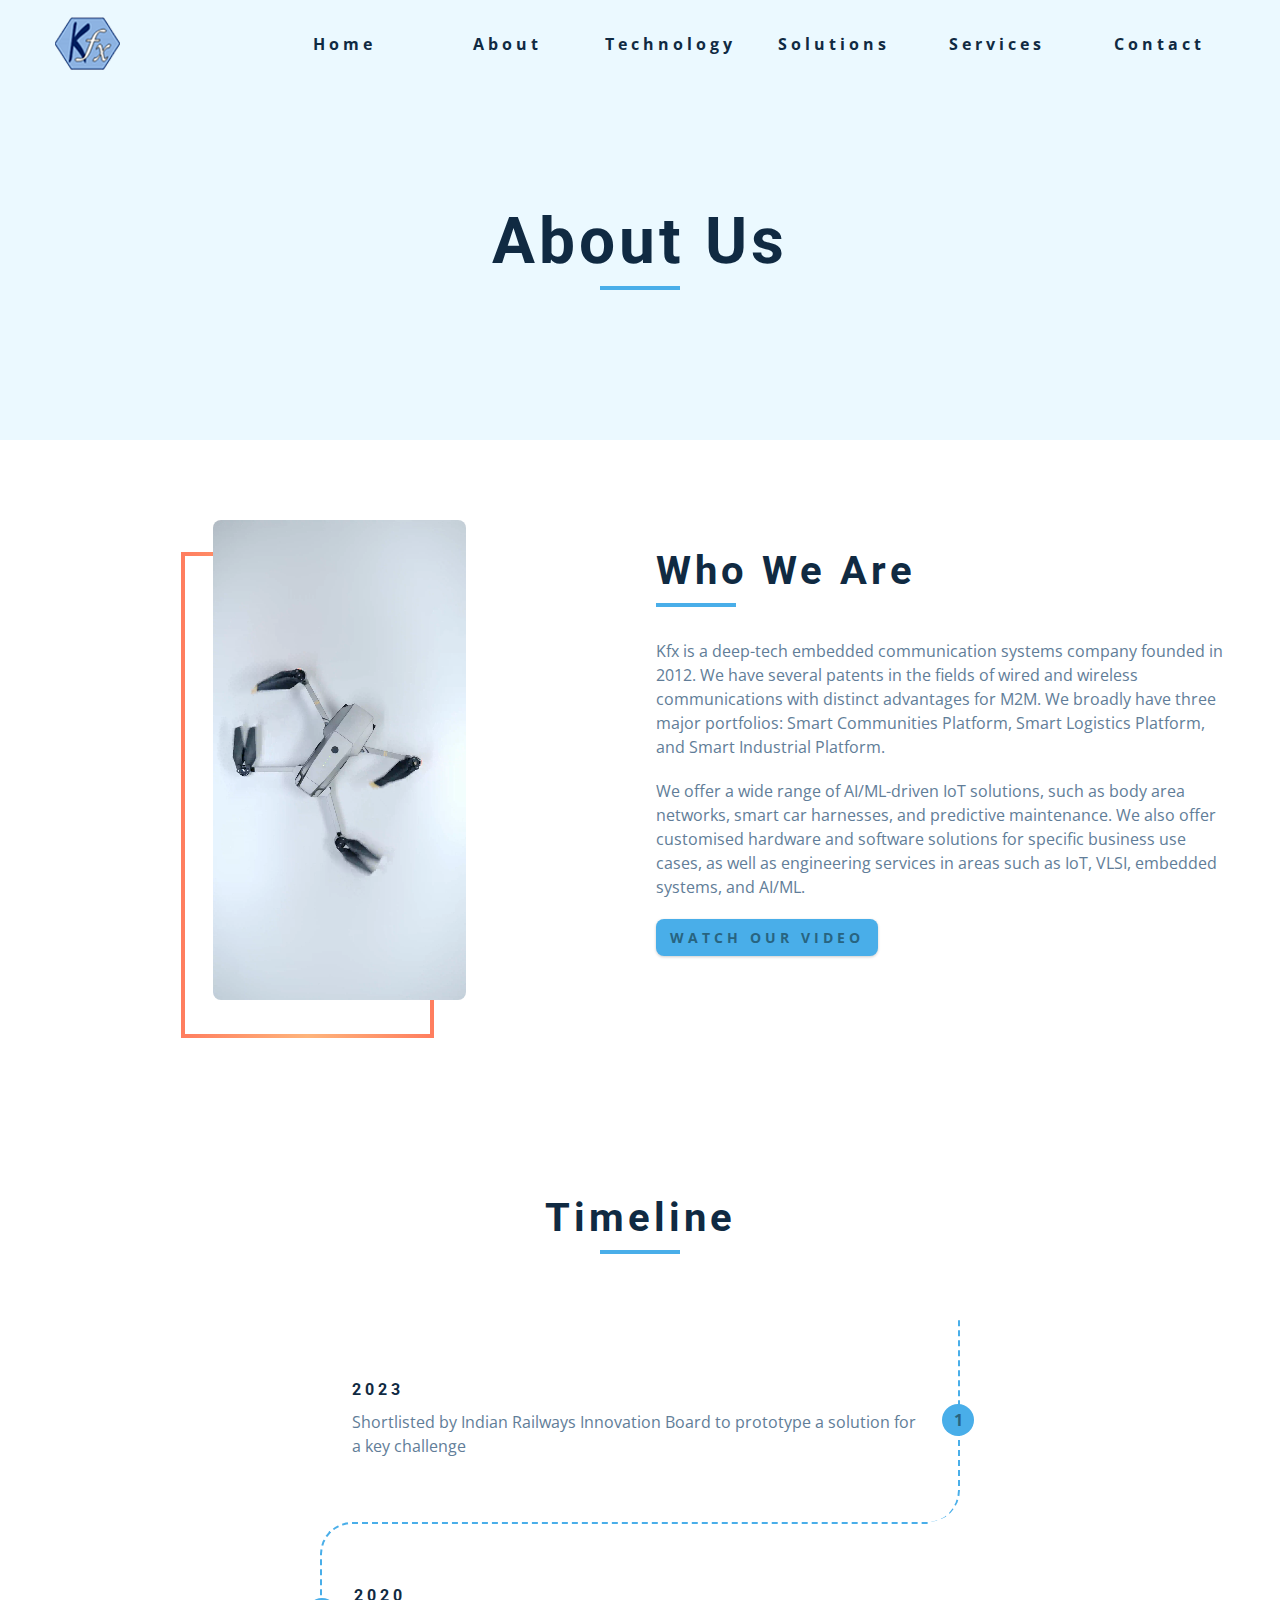
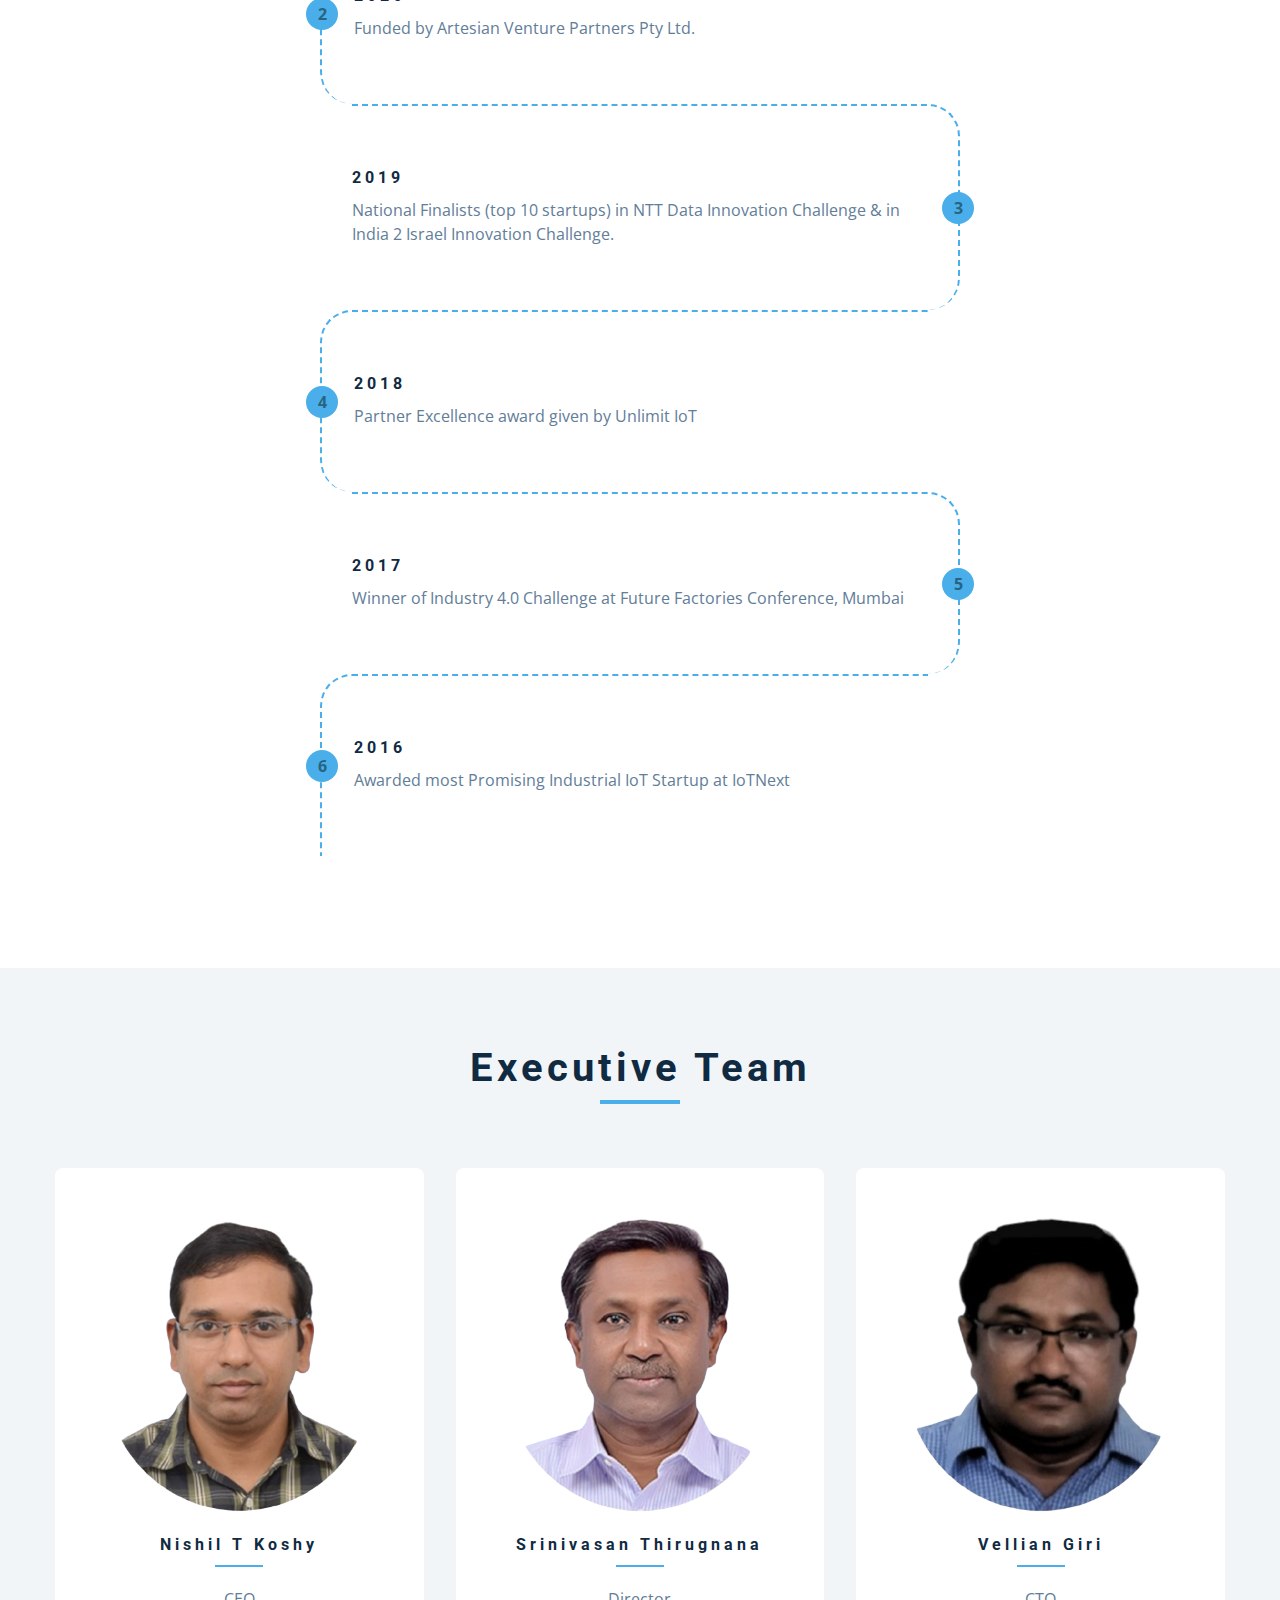
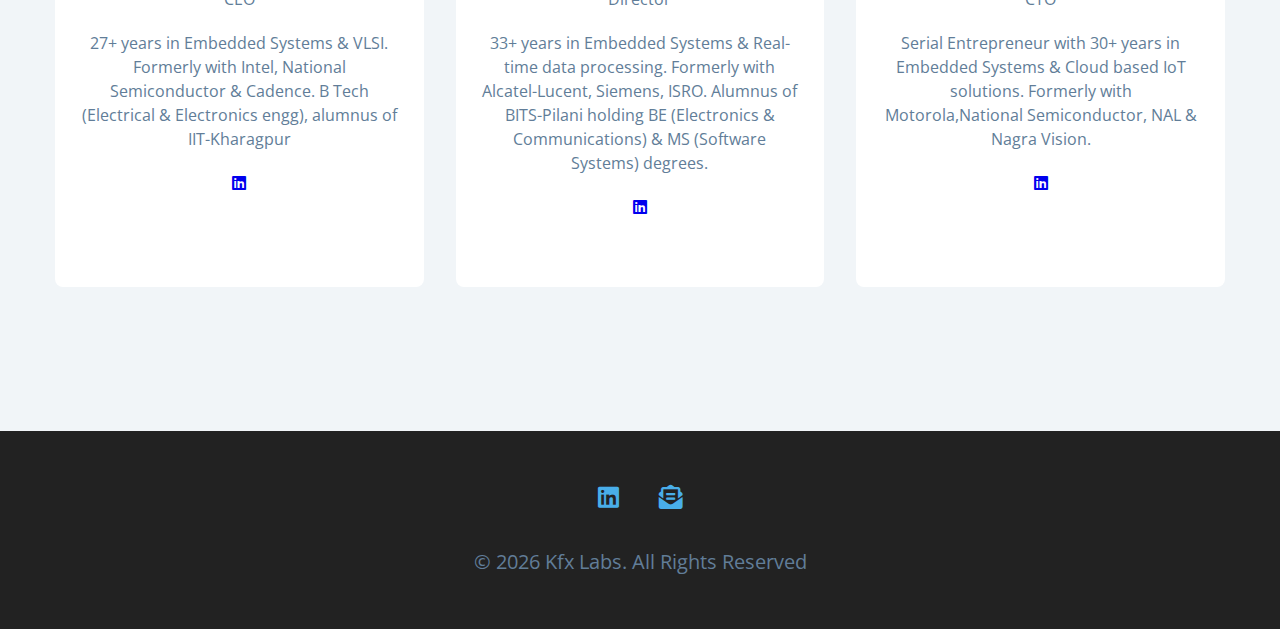
<file: about.html>
<!DOCTYPE html>
<html lang="en">
  <head>
    <meta charset="UTF-8" />
    <meta name="viewport" content="width=device-width, initial-scale=1.0" />
    <link rel="icon" href="./images/kfx.png" type="image/icon type" />
    <title>Kfx Labs || About</title>
    <!-- font-awesome -->
    <link
      rel="stylesheet"
      href="./fontawesome-free-5.12.1-web/css/all.min.css"
    />
    <!-- css -->
    <link rel="stylesheet" href="./css/styles.css" />
  </head>
  <body>
    <!-- navbar -->
    <nav class="nav" id="nav">
      <div class="nav-center">
        <!-- nav header -->
        <div class="nav-header">
          <img src="./images/logo.png" class="nav-logo" alt="nav logo" />
          <button class="nav-btn" id="nav-btn">
            <i class="fas fa-bars"></i>
          </button>
        </div>
        <!-- nav-links -->
        <ul class="nav-links">
          <li>
            <a href="index.html">home</a>
          </li>
          <li>
            <a href="about.html">about</a>
          </li>
          <li>
            <a href="projects.html">technology</a>
          </li>
          <li>
            <a href="index.html#solution_link">solutions</a>
          </li>
          <li>
            <a href="index.html#services_link">services</a>
          </li>
          <li>
            <a href="contact.html">contact</a>
          </li>
        </ul>
      </div>
    </nav>
    <!-- end of navbar -->
    <!-- sidebar -->
    <aside class="sidebar" id="sidebar">
      <div>
        <button class="close-btn" id="close-btn">
          <i class="fas fa-times"></i>
        </button>
        <!-- nav-links -->
        <ul class="sidebar-links">
          <li>
            <a href="index.html">home</a>
          </li>
          <li>
            <a href="about.html">about</a>
          </li>
          <li>
            <a href="projects.html">technology</a>
          </li>
          <li>
            <a href="index.html#solution_link">solutions</a>
          </li>
          <li>
            <a href="index.html#services_link">services</a>
          </li>
          <li>
            <a href="contact.html">contact</a>
          </li>
        </ul>
        <!-- social icons -->
      </div>
    </aside>
    <!-- end of sidebar -->
    <!-- end of sidebar -->

    <!-- ############## -->
    <!-- ############## -->
    <!-- ############## -->
    <!-- ############## -->

    <header class="projects-hero">
      <!-- section title -->
      <div class="section-title">
        <h1>about us</h1>
        <div class="underline"></div>
      </div>
      <!--end of section title -->
    </header>
    <!--end of section title -->
    <section class="section about">
      <div class="section-center about-center">
        <!-- about img -->

        <article class="about-img">
          <video class="hero-photo" autoplay muted loop>
            <source src="./videos/about_us_comp.mp4" type="video/mp4" />
            Your browser does not support the video tag.
          </video>
        </article>
        <!-- about info -->
        <article class="about-info">
          <!-- section title -->
          <div class="section-title about-title">
            <h2>Who We Are</h2>
            <div class="underline"></div>
          </div>
          <!--end of section title -->
          <p>
            Kfx is a deep-tech embedded communication systems company founded in 2012. 
            We have several patents in the fields of wired and wireless communications with 
            distinct advantages for M2M. We broadly have three major portfolios: 
            Smart Communities Platform, Smart Logistics Platform, and Smart Industrial Platform.
          </p>
          <p>
            We offer a wide range of AI/ML-driven IoT solutions, such as body area networks, 
            smart car harnesses, and predictive maintenance. We also offer customised hardware 
            and software solutions for specific business use cases, as well as engineering 
            services in areas such as IoT, VLSI, embedded systems, and AI/ML.
          </p>
          <p>
            <a href="wov.html" class="btn">watch our video</a>
          </p>
        </article>
      </div>
    </section>

    <!-- timeline -->
    <section class="section timeline" style="background-color: white">
      <!-- section title -->
      <div class="section-title">
        <h2>timeline</h2>
        <div class="underline"></div>
      </div>
      <!--end of section title -->
      <div class="section-center timeline-center">
        <!-- single timeline item -->
        <article class="timeline-item">
          <h4>2023</h4>
          <p>
            Shortlisted by Indian Railways Innovation Board to prototype a
            solution for a key challenge
          </p>
          <span class="number"> 1 </span>
        </article>
        <!-- end of  single timeline item -->
        <!-- single timeline item -->
        <article class="timeline-item">
          <h4>2020</h4>
          <p>Funded by Artesian Venture Partners Pty Ltd.</p>
          <span class="number"> 2 </span>
        </article>
        <!-- end of  single timeline item -->
        <!-- single timeline item -->
        <article class="timeline-item">
          <h4>2019</h4>
          <p>
            National Finalists (top 10 startups) in NTT Data Innovation
            Challenge & in India 2 Israel Innovation Challenge.
          </p>
          <span class="number"> 3 </span>
        </article>
        <!-- end of  single timeline item -->
        <!-- single timeline item -->
        <article class="timeline-item">
          <h4>2018</h4>
          <p>Partner Excellence award given by Unlimit IoT</p>
          <span class="number"> 4 </span>
        </article>
        <!-- end of  single timeline item -->
        <!-- single timeline item -->
        <article class="timeline-item">
          <h4>2017</h4>
          <p>
            Winner of Industry 4.0 Challenge at Future Factories Conference,
            Mumbai
          </p>
          <span class="number"> 5 </span>
        </article>
        <!-- end of  single timeline item -->
        <!-- single timeline item -->
        <article class="timeline-item">
          <h4>2016</h4>
          <p>Awarded most Promising Industrial IoT Startup at IoTNext</p>
          <span class="number"> 6 </span>
        </article>
        <!-- end of  single timeline item -->
      </div>
    </section>
    <!--end of  timeline -->

    <section class="section bg-grey">
      <!-- section title -->
      <div class="section-title">
        <h2>executive team</h2>
        <div class="underline"></div>
      </div>
      <!--end of section title -->
      <div class="services-center2 section-center">
        <!-- single service -->
        <article class="service">
          <img src="./images/t1.png" alt="" />
          <h4>Nishil T Koshy</h4>
          <div class="underline"></div>
          <p>CEO</p>
          <p>
            27+ years in Embedded Systems & VLSI. Formerly with Intel, National
            Semiconductor & Cadence. B Tech (Electrical & Electronics engg),
            alumnus of IIT-Kharagpur
          </p>
          <p>
            <a href="https://www.linkedin.com/in/nishil-koshy-09234a1/?originalSubdomain=in"> <i class="fab fa-linkedin"></i></a>
          </p>
        </article>
        <!-- end of single service -->
        <!-- single service -->
        <article class="service">
          <img src="./images/t2.png" alt="" />
          <h4>Srinivasan Thirugnana</h4>
          <div class="underline"></div>
          <p>Director</p>
          <p>
            33+ years in Embedded Systems & Real-time data processing. Formerly
            with Alcatel-Lucent, Siemens, ISRO. Alumnus of BITS-Pilani holding
            BE (Electronics & Communications) & MS (Software Systems) degrees.
          </p>
          <p>
            <a href="https://www.linkedin.com/in/srinivasan-thirugnana-12a9a73/?originalSubdomain=in"> <i class="fab fa-linkedin"></i></a>
          </p>
        </article>
        <!-- end of single service -->
        <!-- single service -->
        <article class="service">
          <img src="./images/t3.png" alt="" />
          <h4>Vellian Giri</h4>
          <div class="underline"></div>
          <p>CTO</p>
          <p>
            Serial Entrepreneur with 30+ years in Embedded Systems & Cloud based
            IoT solutions. Formerly with Motorola,National Semiconductor, NAL &
            Nagra Vision.
          </p>
          <p>
            <a href="https://www.linkedin.com/in/vellian-giri-618526194/?originalSubdomain=in"> <i class="fab fa-linkedin"></i></a>
          </p>
        </article>
        <!-- end of single service -->
      </div>
    </section>

    <!-- ############## -->
    <!-- ############## -->
    <!-- ############## -->
    <!-- ############## -->

    <!-- footer -->
    <footer class="footer">
      <!-- social icons -->
      <ul class="social-icons">
        <!-- <li>
          <a href="https://www.twitter.com" class="social-icon">
            <i class="fab fa-youtube"></i>
          </a>
        </li> -->
        <li>
          <a href="https://www.linkedin.com/company/kfx-labs/?originalSubdomain=in" class="social-icon">
            <i class="fab fa-linkedin"></i>
          </a>
        </li>
        <li>
          <a href="mailto:info@kfxlabs.com" class="social-icon">
            <i class="fas fa-envelope-open-text"></i>
          </a>
        </li>
      </ul>

      <p>&copy; <span id="date"></span> Kfx Labs. all rights reserved</p>
    </footer>
    <script src="./js/app.js"></script>
  </body>
</html>
</file>
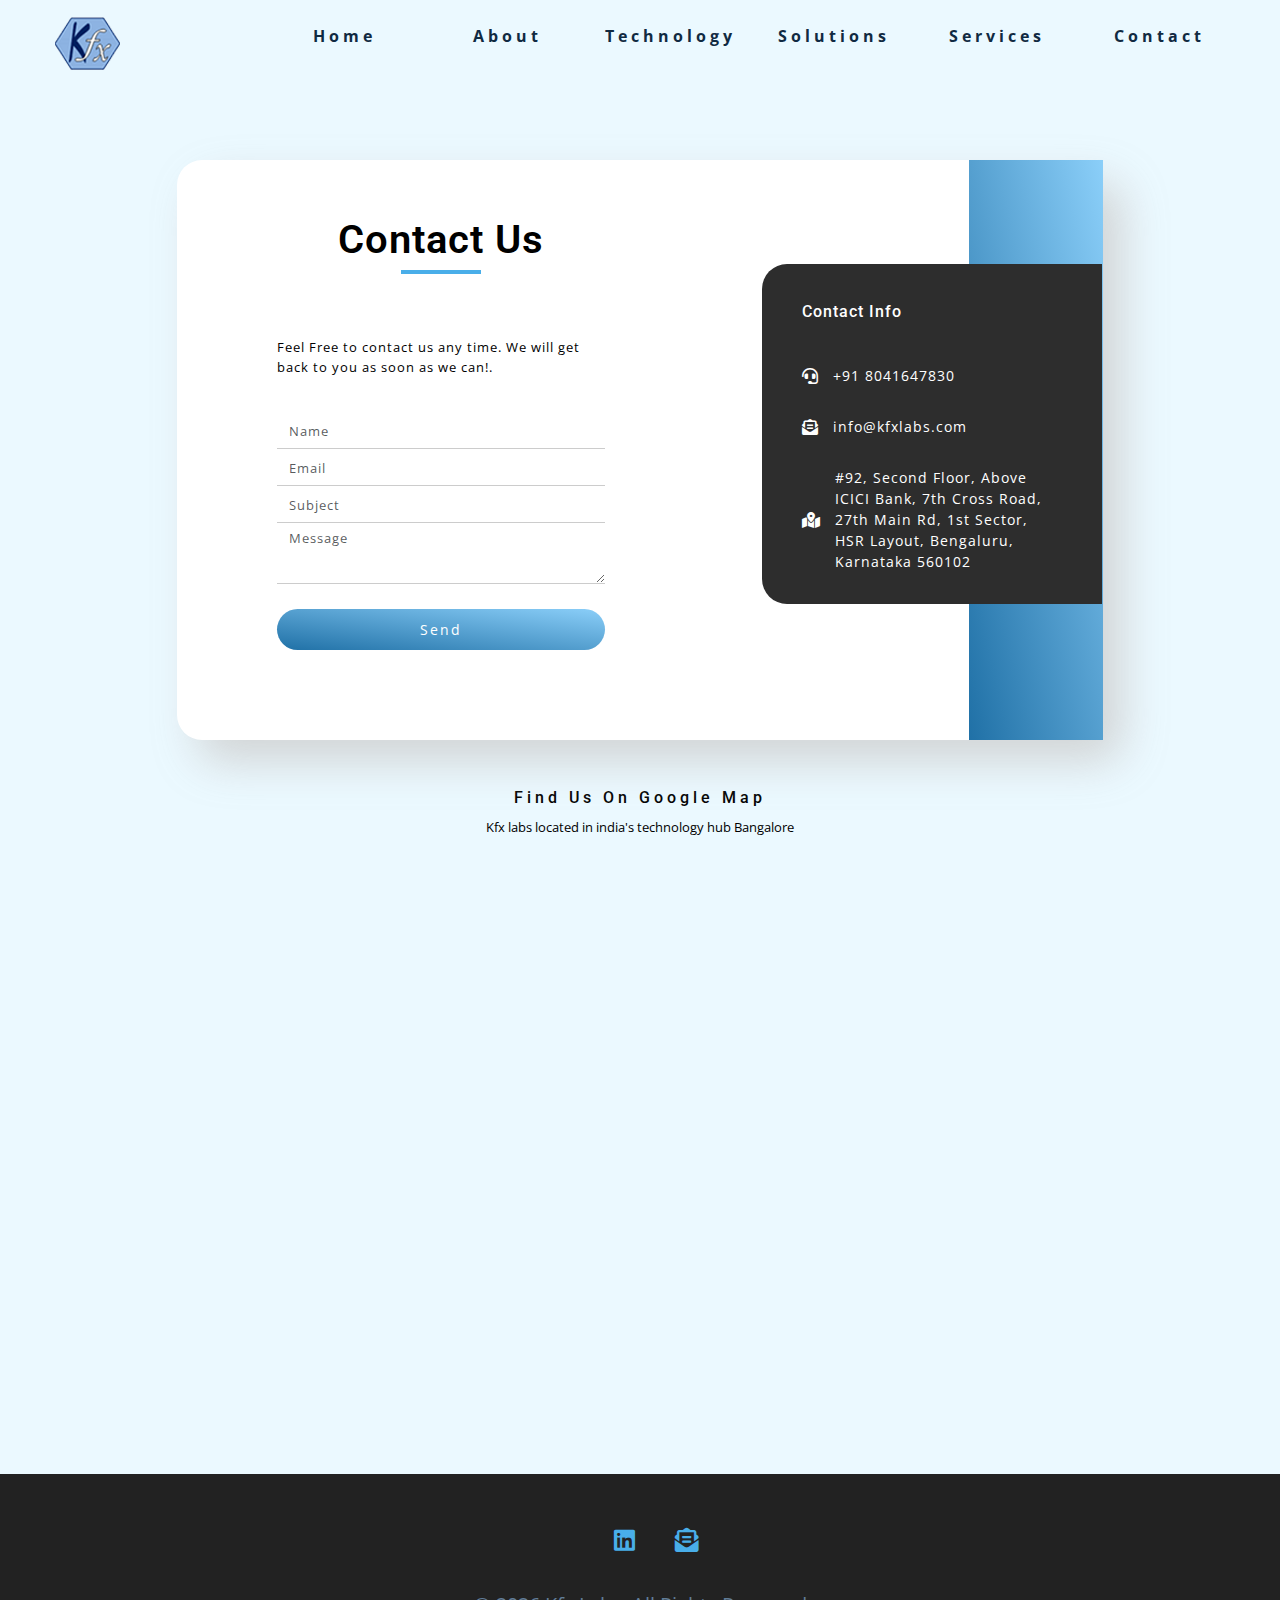
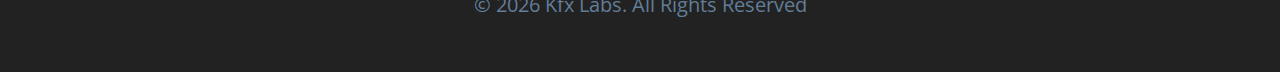
<file: contact.html>
<!DOCTYPE html>
<html lang="en">
  <head>
    <meta charset="UTF-8" />
    <meta name="viewport" content="width=device-width, initial-scale=1.0" />
    <link rel="icon" href="./images/kfx.png" type="image/icon type" />
    <link
      href="https://cdn.jsdelivr.net/npm/bootstrap@5.3.3/dist/css/bootstrap.min.css"
      rel="stylesheet"
      integrity="sha384-QWTKZyjpPEjISv5WaRU9OFeRpok6YctnYmDr5pNlyT2bRjXh0JMhjY6hW+ALEwIH"
      crossorigin="anonymous"
    />
    <title>Kfx Labs || Contact</title>
    <!-- font-awesome -->
    <link
      rel="stylesheet"
      href="./fontawesome-free-5.12.1-web/css/all.min.css"
    />
    <!-- css -->
    <link rel="stylesheet" href="./css/styles.css" />
  </head>
  <body>
    <!-- navbar -->
    <nav class="nav" id="nav">
      <div class="nav-center">
        <!-- nav header -->
        <div class="nav-header">
          <img src="./images/logo.png" class="nav-logo" alt="nav logo" />
          <button class="nav-btn" id="nav-btn">
            <i class="fas fa-bars"></i>
          </button>
        </div>
        <!-- nav-links -->
        <ul class="nav-links">
          <li>
            <a href="index.html">home</a>
          </li>
          <li>
            <a href="about.html">about</a>
          </li>
          <li>
            <a href="projects.html">technology</a>
          </li>
          <li>
            <a href="index.html#solution_link">solutions</a>
          </li>
          <li>
            <a href="index.html#services_link">services</a>
          </li>
          <li>
            <a href="contact.html">contact</a>
          </li>
        </ul>
      </div>
    </nav>
    <!-- end of navbar -->
    <!-- sidebar -->
    <aside class="sidebar" id="sidebar">
      <div>
        <button class="close-btn" id="close-btn">
          <i class="fas fa-times"></i>
        </button>
        <!-- nav-links -->
        <ul class="sidebar-links">
          <li>
            <a href="index.html">home</a>
          </li>
          <li>
            <a href="about.html">about</a>
          </li>
          <li>
            <a href="projects.html">technology</a>
          </li>
          <li>
            <a href="index.html#solution_link">solutions</a>
          </li>
          <li>
            <a href="index.html#services_link">services</a>
          </li>
          <li>
            <a href="contact.html">contact</a>
          </li>
        </ul>
        <!-- social icons -->
      </div>
    </aside>
    <!-- end of sidebar -->

    <!-- ############## -->
    <!-- ############## -->
    <!-- ############## -->
    <!-- ############## -->
    <section class="section single-page">
      <!-- single article -->

      <section class="contact_us">
        <div class="container">
          <div class="row">
            <div class="col-md-10 offset-md-1">
              <div class="contact_inner">
                <div class="row">
                  <div class="col-md-10">
                    <div class="contact_form_inner">
                      <div class="contact_field">
                        <div class="section-title">
                          <h3>contact us</h3>
                          <div class="underline"></div>
                        </div>

                        <p>
                          Feel Free to contact us any time. We will get back to
                          you as soon as we can!.
                        </p>
                        <form
                          name="enq"
                          method="post"
                          action="http://146.148.70.212:8085/contact?src=www.kfxlabs.com/contact.html"
                        >
                          <input
                            type="text"
                            name="name"
                            class="form-control form-group"
                            placeholder="Name"
                            required
                          />
                          <input
                            type="text"
                            name="email"
                            class="form-control form-group"
                            placeholder="Email"
                            required
                          />
                          <input
                            type="text"
                            name="subject"
                            class="form-control form-group"
                            placeholder="Subject"
                            required
                          />
                          <textarea
                            name="message"
                            class="form-control form-group"
                            placeholder="Message"
                            required
                          ></textarea>
                          <button type="submit" class="contact_form_submit">
                            Send
                          </button>
                        </form>
                      </div>
                    </div>
                  </div>
                  <div class="col-md-2">
                    <div
                      class="right_conatct_social_icon d-flex align-items-end"
                    >
                      <!-- <div class="socil_item_inner d-flex">
                        <li>
                          <a href="#"><i class="fab fa-facebook-square"></i></a>
                        </li>
                        <li>
                          <a href="#"><i class="fab fa-instagram"></i></a>
                        </li>
                        <li>
                          <a href="#"><i class="fab fa-linkedin"></i></a>
                        </li>
                      </div> -->
                    </div>
                  </div>
                </div>
                <div class="contact_info_sec" style="color: white">
                  <h4>Contact Info</h4>
                  <div class="d-flex info_single align-items-center">
                    <i class="fas fa-headset"></i>
                    <span>+91 8041647830</span>
                  </div>
                  <div class="d-flex info_single align-items-center">
                    <i class="fas fa-envelope-open-text"></i>
                    <span>info@kfxlabs.com</span>
                  </div>
                  <div class="d-flex info_single align-items-center">
                    <i class="fas fa-map-marked-alt"></i>
                    <span
                      >#92, Second Floor, Above ICICI Bank, 7th Cross Road, 27th
                      Main Rd, 1st Sector, HSR Layout, Bengaluru, Karnataka
                      560102</span
                    >
                  </div>
                </div>
              </div>
            </div>
          </div>
        </div>
      </section>

      <section class="map_sec">
        <div class="container">
          <div class="row">
            <div class="col-md-10 offset-md-1">
              <div class="map_inner">
                <h4>Find Us on Google Map</h4>
                <p>Kfx labs located in india's technology hub Bangalore</p>
                <div class="map_bind">
                  <iframe
                    src="https://www.google.com/maps/embed?pb=!1m18!1m12!1m3!1d3888.8111938119505!2d77.64922447484041!3d12.919853387390722!2m3!1f0!2f0!3f0!3m2!1i1024!2i768!4f13.1!3m3!1m2!1s0x3bae14830636fe97%3A0x93422f7a5b3721c0!2sKfx%20Circuits%20%26%20Systems%20Private%20Limited!5e0!3m2!1sen!2sin!4v1735554364771!5m2!1sen!2sin"
                    width="100%"
                    height="450"
                    frameborder="0"
                    style="border: 0"
                    allowfullscreen=""
                    aria-hidden="false"
                    tabindex="0"
                  ></iframe>
                </div>
              </div>
            </div>
          </div>
        </div>
      </section>
    </section>

    <!-- end of single article -->

    <!-- ############## -->
    <!-- ############## -->
    <!-- ############## -->
    <!-- ############## -->

    <!-- footer -->
    <footer class="footer">
      <!-- social icons -->
      <ul class="social-icons">
        <!-- <li>
          <a href="https://www.twitter.com" class="social-icon">
            <i class="fab fa-youtube"></i>
          </a>
        </li> -->
        <li>
          <a href="https://www.linkedin.com/company/kfx-labs/?originalSubdomain=in" class="social-icon">
            <i class="fab fa-linkedin"></i>
          </a>
        </li>
        <li>
          <a href="mailto:info@kfxlabs.com" class="social-icon">
            <i class="fas fa-envelope-open-text"></i>
          </a>
        </li>
      </ul>

      <p>&copy; <span id="date"></span> Kfx Labs. all rights reserved</p>
    </footer>
    <script src="./js/app.js"></script>
    <script
      src="https://cdn.jsdelivr.net/npm/bootstrap@5.3.3/dist/js/bootstrap.bundle.min.js"
      integrity="sha384-YvpcrYf0tY3lHB60NNkmXc5s9fDVZLESaAA55NDzOxhy9GkcIdslK1eN7N6jIeHz"
      crossorigin="anonymous"
    ></script>
  </body>
</html>
</file>
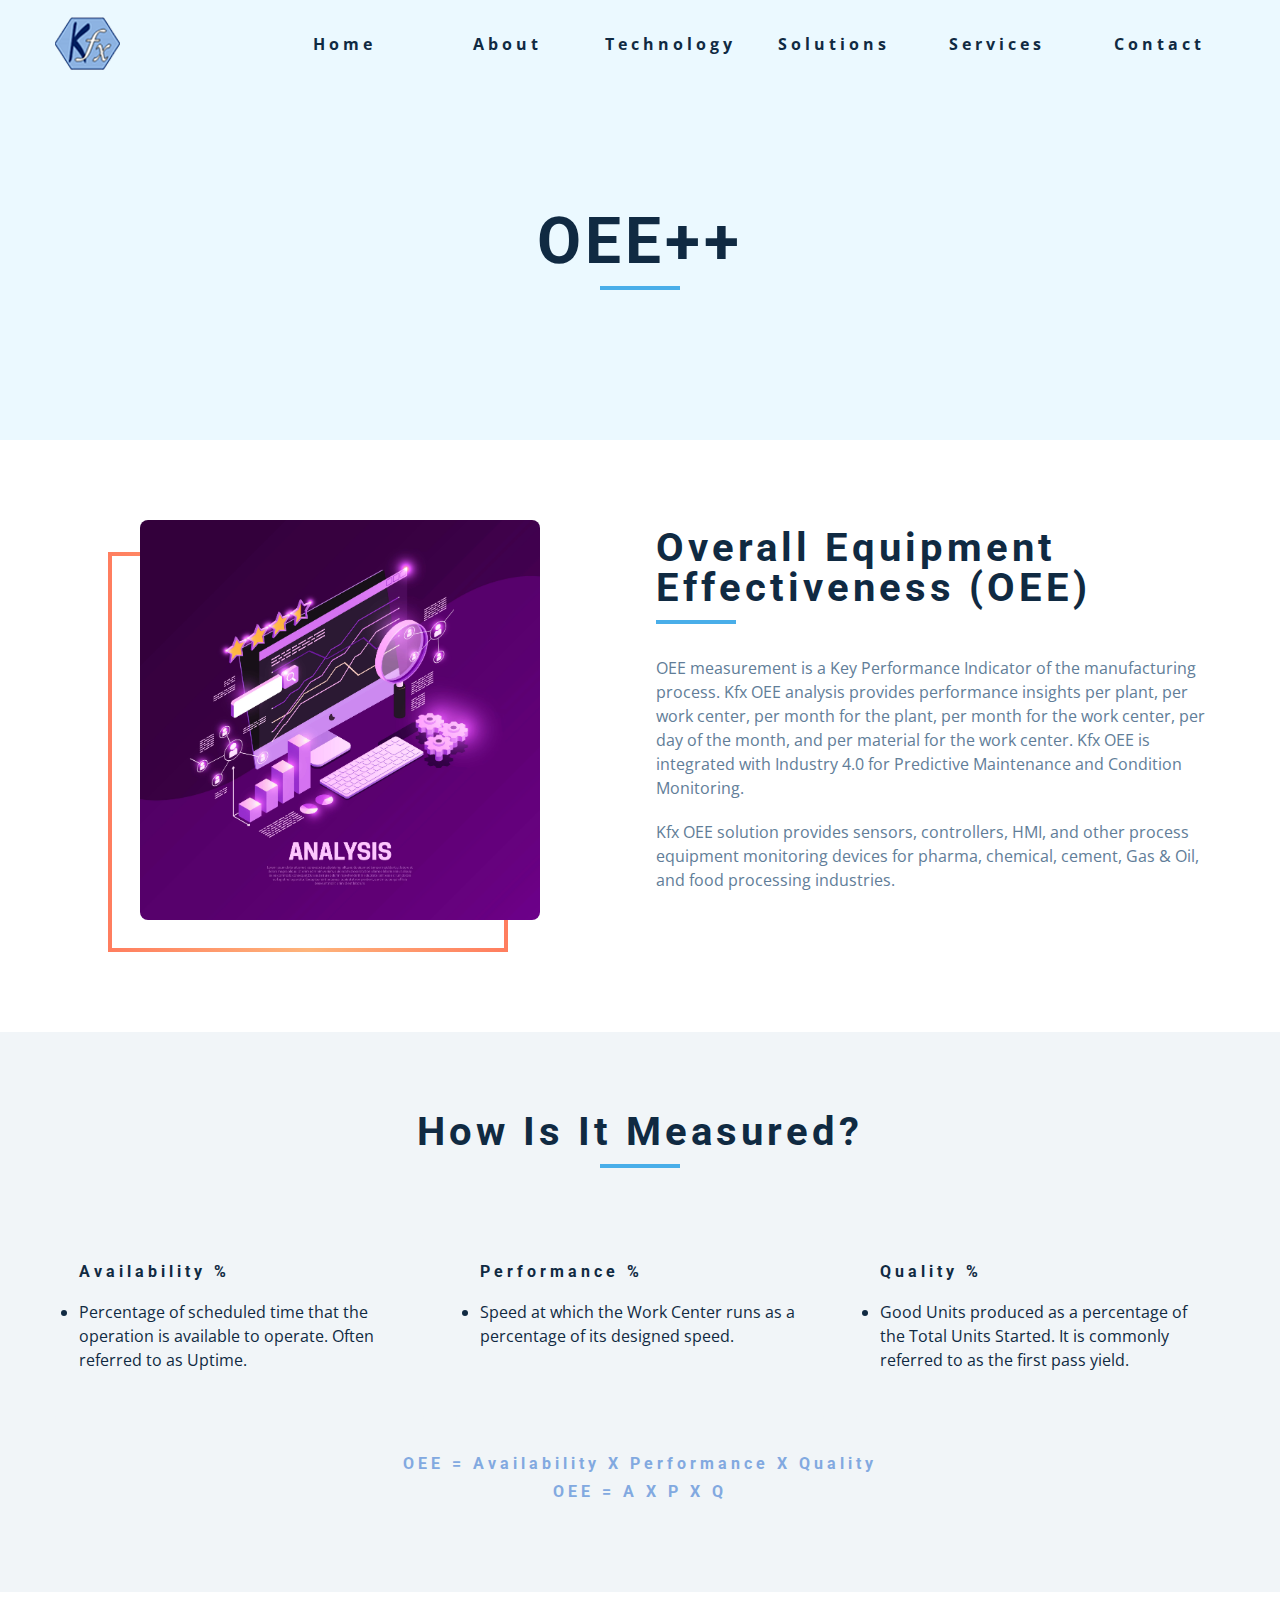
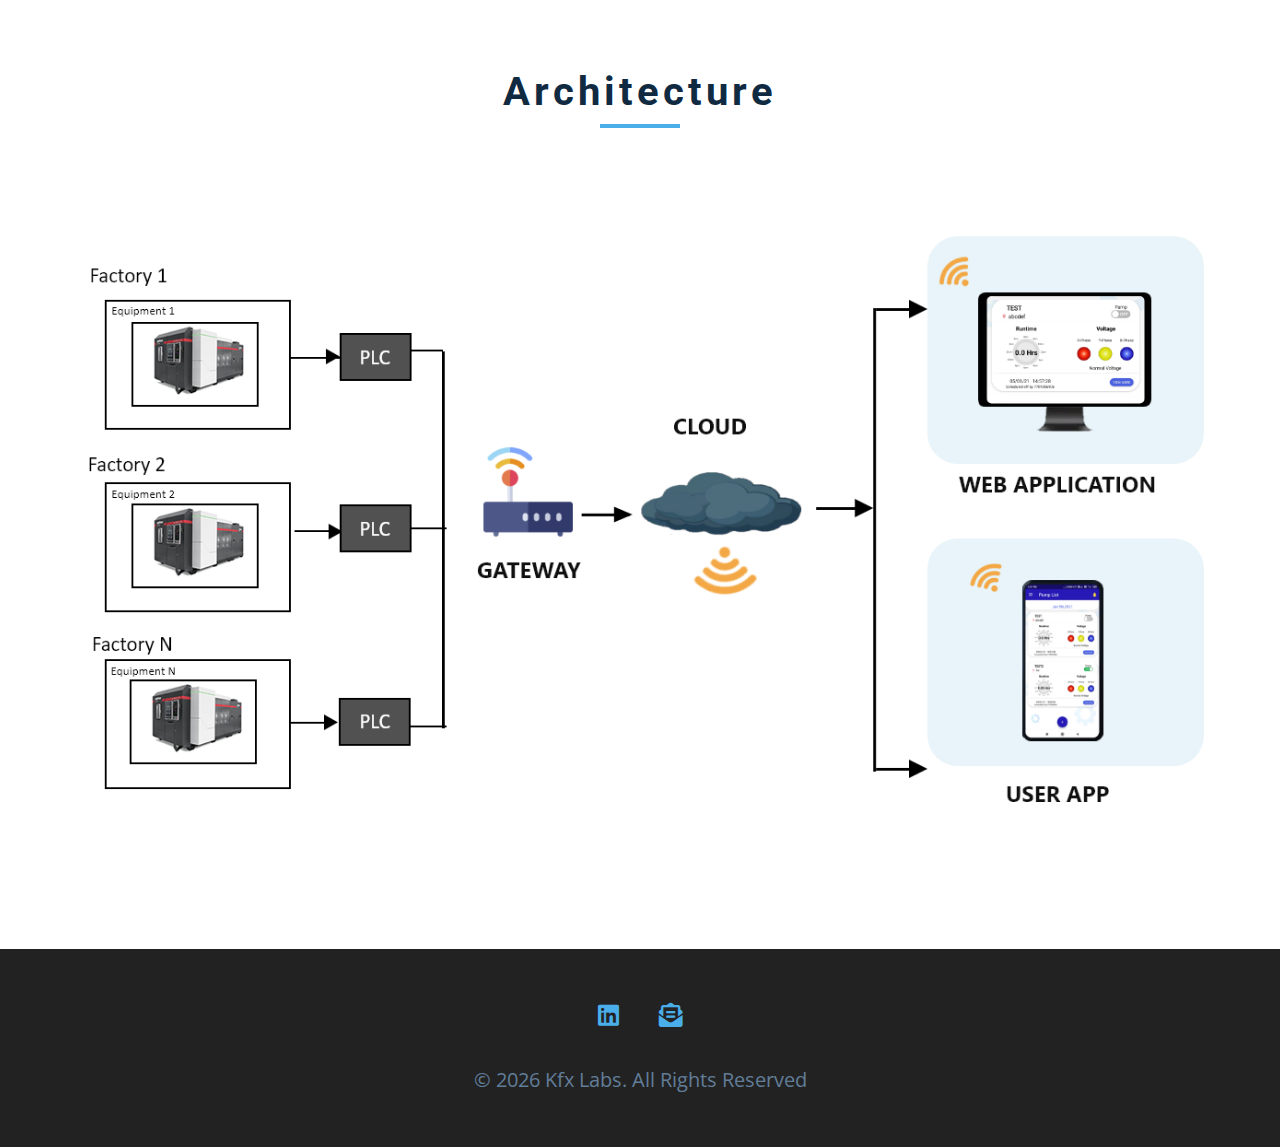
<file: oee.html>
<!DOCTYPE html>
<html lang="en">
  <head>
    <meta charset="UTF-8" />
    <meta name="viewport" content="width=device-width, initial-scale=1.0" />
    <link rel="icon" href="./images/kfx.png" type="image/icon type">
    <title>Kfx Labs || OEE++ Management</title>
    <!-- font-awesome -->
    <link
      rel="stylesheet"
      href="./fontawesome-free-5.12.1-web/css/all.min.css"
    />
    <!-- css -->
    <link rel="stylesheet" href="./css/styles.css" />
  </head>
  <body>
    <!-- navbar -->
    <nav class="nav" id="nav">
      <div class="nav-center">
        <!-- nav header -->
        <div class="nav-header">
          <img src="./images/logo.png" class="nav-logo" alt="nav logo" />
          <button class="nav-btn" id="nav-btn">
            <i class="fas fa-bars"></i>
          </button>
        </div>
        <!-- nav-links -->
        <ul class="nav-links">
          <li>
            <a href="index.html">home</a>
          </li>
          <li>
            <a href="about.html">about</a>
          </li>
          <li>
            <a href="projects.html">technology</a>
          </li>
          <li>
            <a href="projects.html">solutions</a>
          </li>
          <li>
            <a href="projects.html">services</a>
          </li>
          <li>
            <a href="contact.html">contact</a>
          </li>
        </ul>
      </div>
    </nav>
    <!-- end of navbar -->
    <!-- sidebar -->
    <aside class="sidebar" id="sidebar">
      <div>
        <button class="close-btn" id="close-btn">
          <i class="fas fa-times"></i>
        </button>
        <!-- nav-links -->
        <ul class="nav-links">
          <li>
            <a href="index.html">home</a>
          </li>
          <li>
            <a href="about.html">about</a>
          </li>
          <li>
            <a href="projects.html">technology</a>
          </li>
          <li>
            <a href="index.html#solution_link">solutions</a>
          </li>
          <li>
            <a href="index.html#services_link">services</a>
          </li>
          <li>
            <a href="contact.html">contact</a>
          </li>
        </ul>
        <!-- social icons -->
        
      </div>
    </aside>
    <!-- end of sidebar -->
    <!-- end of sidebar -->

    <!-- ############## -->
    <!-- ############## -->
    <!-- ############## -->
    <!-- ############## -->

    <header class="projects-hero">
      <!-- section title -->
      <div class="section-title">
        <h1>OEE++</h1>
        <div class="underline"></div>
      </div>
      <!--end of section title -->
    </header>
      <!--end of section title -->
      <section class="section about">
        <div class="section-center about-center">
          <!-- about img -->
          <article class="about-img">
            <img
              src="./images/oeedp.jpg"
              class="hero-photo"
              alt="about img"
            />
          </article>
          <!-- about info -->
          <article class="about-info">
              <!-- section title -->
          <div class="section-title about-title">
            <h2>Overall equipment effectiveness (OEE)</h2>
            <div class="underline"></div>
          </div>
          <!--end of section title -->
            <p>
              OEE measurement is a Key Performance Indicator of the manufacturing process. 
              Kfx OEE analysis provides performance insights per plant, per work center, per 
              month for the plant, per month for the work center, per day of the month, and per 
              material for the work center. Kfx OEE is integrated with Industry 4.0 for Predictive 
              Maintenance and Condition Monitoring. 
            </p>
            <p>
              Kfx OEE solution provides sensors, controllers, HMI, and other process equipment 
              monitoring devices for pharma, chemical, cement, Gas & Oil, and food processing industries.
            </p>
           <!-- <p>
             <a href="projects.html" class="btn">watch our video</a>
           </p>  -->
          </article>
        </div>
      </section> 



    <section class="section bg-grey">
      <!-- section title -->
      <div class="section-title">
        <h2>How is it Measured?</h2>
        <div class="underline"></div>
      </div>
      <!--end of section title -->
      <div class="services-center2 section-center">
        <!-- single service -->
        <article class="single-project">
            
            <div class="project-details">
              <h4>Availability %</h4>
              <p>
                <ul style="list-style-type: disc;">
                <li>Percentage of scheduled time that the operation is available to operate. Often referred to as Uptime.</li>
            </ul>
              </p>
              <div class="project-footer">
                <span>
                  <i class=""></i>
                </span>
              </div>
            </div>
          </article>

          <article class="single-project">
            
            <div class="project-details">
              <h4>Performance %</h4>
              <p>
            <ul style="list-style-type: disc;">
                <li>Speed at which the Work Center runs as a percentage of its designed speed.</li>
            </ul>
              </p>
              <div class="project-footer">
                <span>
                  <i class=""></i>
                </span>
              </div>
            </div>
          </article>

          <article class="single-project">
            
            <div class="project-details">
              <h4>Quality %</h4>
              <p>
            <ul style="list-style-type: disc;">
                <li>Good Units produced as a percentage of the Total Units Started. It is commonly referred to as the first pass yield.</li>
               
            </ul>
              </p>
              <div class="project-footer">
                <span>
                  <i class=""></i>
                </span>
              </div>
            </div>
          </article>
          
        <!-- end of single service -->
      </div>
      <center>
        <h4 style="color: rgb(130, 169, 224);">OEE = Availability X Performance X Quality</h4>
         <h4 style="color: rgb(130, 169, 224);"> OEE = A X P X Q</h4>
        </center>
    </section>

    <section class="section blog" style="background-color: white;">
        <!-- section title -->
        <div class="section-title">
          <h2>Architecture</h2>
          <div class="underline"></div>
        </div>
        <!--end of section title -->
        <div class="section-center">
          <!-- single article -->
          <p>
            <img src="./images/OEE_Arch.png" alt="">
          </p>
          <!-- end of single article -->
        </div>
      </section>


    
   
    <!-- ############## -->
    <!-- ############## -->
    <!-- ############## -->
    <!-- ############## -->

    <!-- footer -->
    <footer class="footer">
      <!-- social icons -->
      <ul class="social-icons">
        <!-- <li>
          <a href="https://www.twitter.com" class="social-icon">
            <i class="fab fa-youtube"></i>
          </a>
        </li> -->
        <li>
          <a href="https://www.linkedin.com/company/kfx-labs/?originalSubdomain=in" class="social-icon">
            <i class="fab fa-linkedin"></i>
          </a>
        </li>
        <li>
          <a href="mailto:info@kfxlabs.com" class="social-icon">
            <i class="fas fa-envelope-open-text"></i>
          </a>
        </li>
      </ul>

      <p>&copy; <span id="date"></span> Kfx Labs. all rights reserved</p>
    </footer>
    <script src="./js/app.js"></script>
  </body>
</html>
</file>
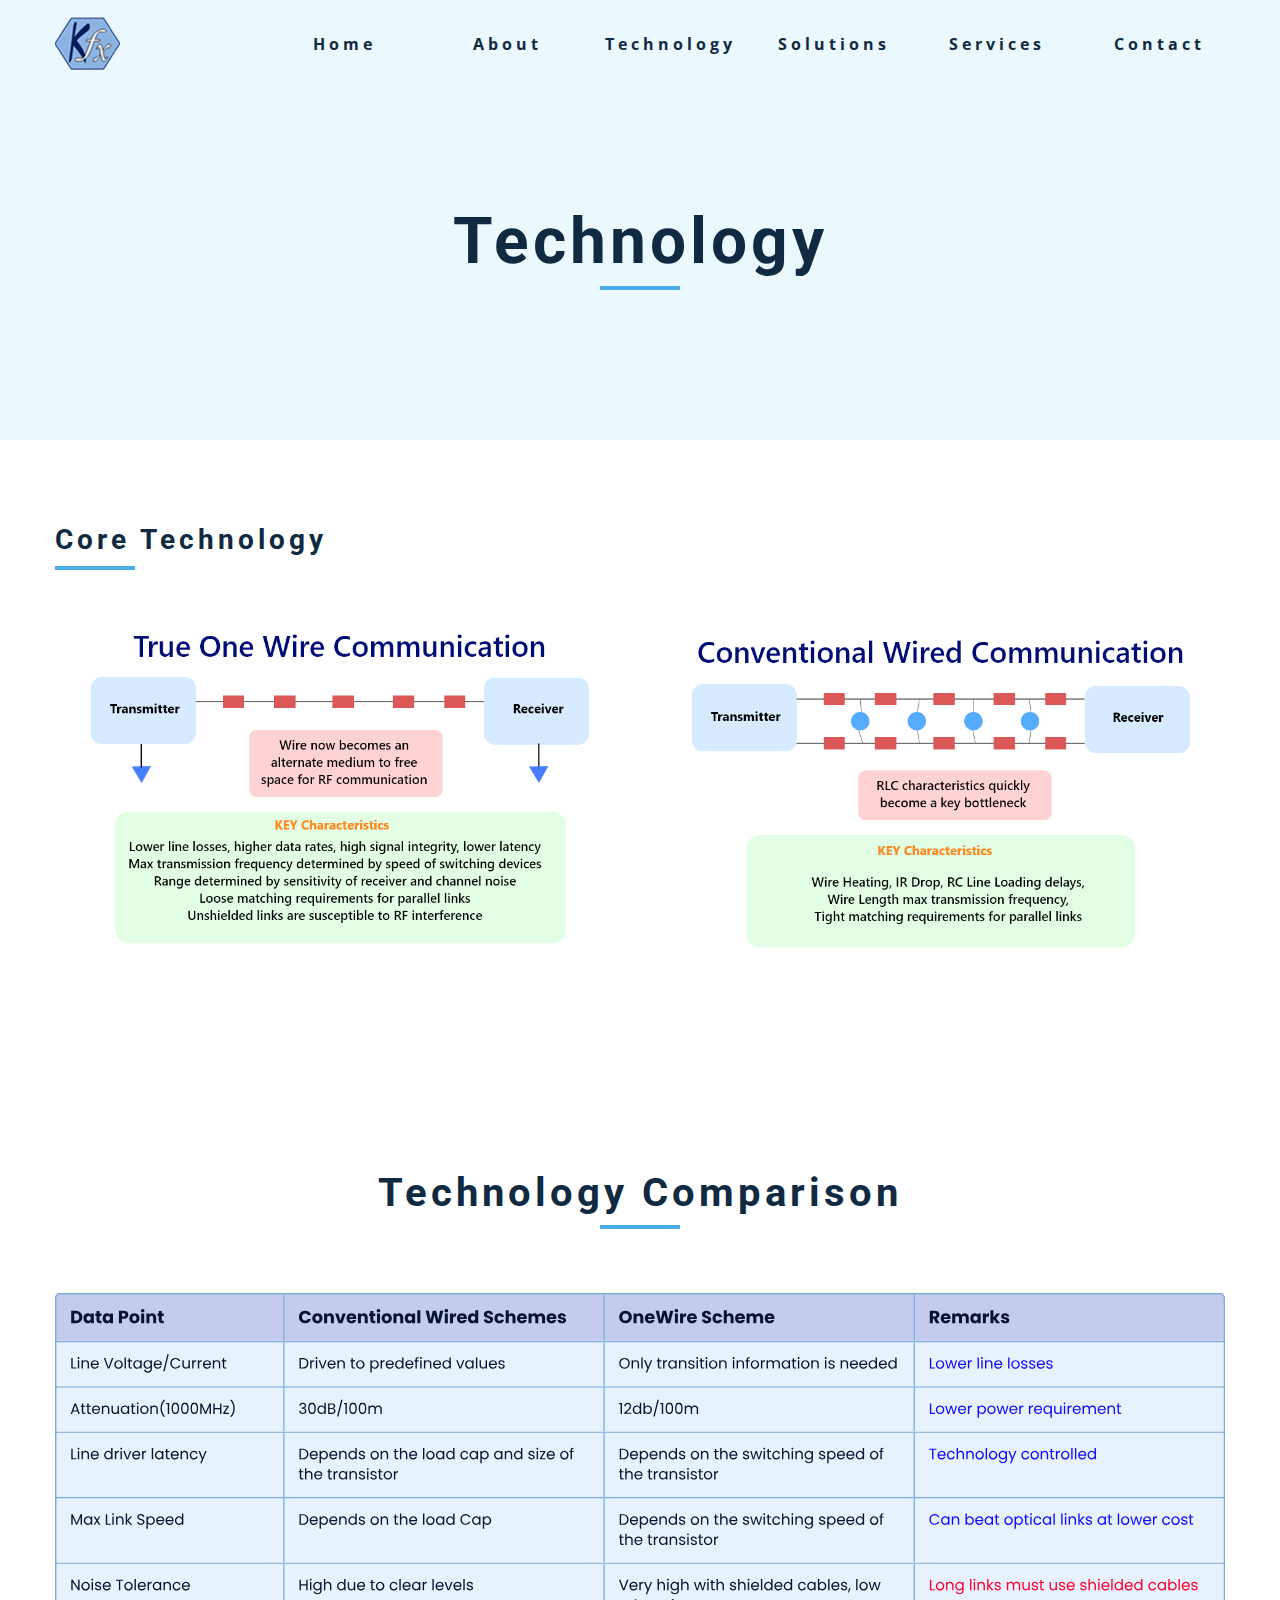
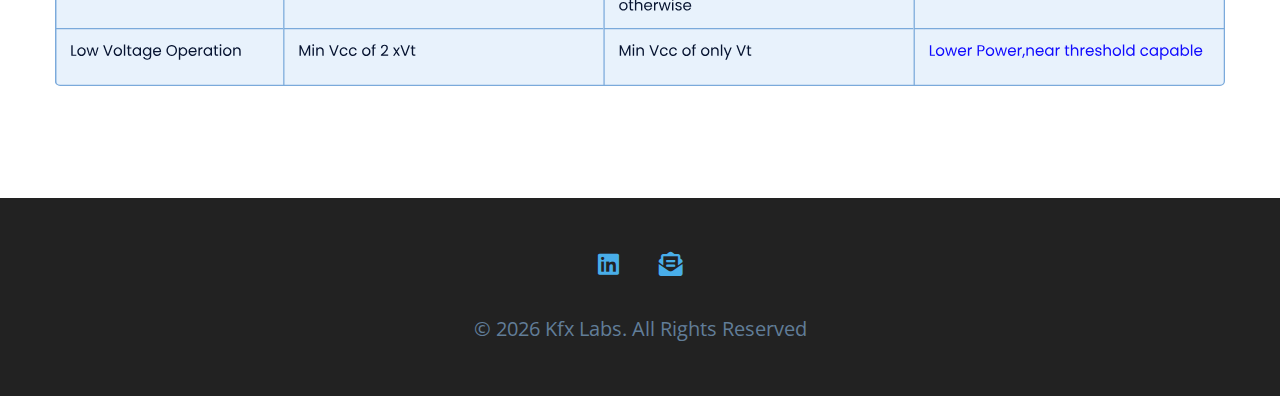
<file: projects.html>
<!DOCTYPE html>
<html lang="en">
  <head>
    <meta charset="UTF-8" />
    <meta name="viewport" content="width=device-width, initial-scale=1.0" />
    <link rel="icon" href="./images/kfx.png" type="image/icon type">
    <title>Kfx Labs || Technology</title>
    <!-- font-awesome -->
    <link
      rel="stylesheet"
      href="./fontawesome-free-5.12.1-web/css/all.min.css"
    />
    <!-- css -->
    <link rel="stylesheet" href="./css/styles.css" />
  </head>
  <body>
    <!-- navbar -->
    <nav class="nav" id="nav">
      <div class="nav-center">
        <!-- nav header -->
        <div class="nav-header">
          <img src="./images/logo.png" class="nav-logo" alt="nav logo" />
          <button class="nav-btn" id="nav-btn">
            <i class="fas fa-bars"></i>
          </button>
        </div>
        <!-- nav-links -->
        <ul class="nav-links">
          <li>
            <a href="index.html">home</a>
          </li>
          <li>
            <a href="about.html">about</a>
          </li>
          <li>
            <a href="projects.html">technology</a>
          </li>
          <li>
            <a href="index.html#solution_link">solutions</a>
          </li>
          <li>
            <a href="index.html#services_link">services</a>
          </li>
          <li>
            <a href="contact.html">contact</a>
          </li>
        </ul>
      </div>
    </nav>
    <!-- end of navbar -->
    <!-- sidebar -->
    <aside class="sidebar" id="sidebar">
      <div>
        <button class="close-btn" id="close-btn">
          <i class="fas fa-times"></i>
        </button>
        <!-- nav-links -->
        <ul class="sidebar-links">
          <li>
            <a href="index.html">home</a>
          </li>
          <li>
            <a href="about.html">about</a>
          </li>
          <li>
            <a href="projects.html">technology</a>
          </li>
          <li>
            <a href="index.html#solution_link">solutions</a>
          </li>
          <li>
            <a href="index.html#services_link">services</a>
          </li>
          <li>
            <a href="contact.html">contact</a>
          </li>
        </ul>
        <!-- social icons -->
        
      </div>
    </aside>
    <!-- end of sidebar -->

    <!-- ############## -->
    <!-- ############## -->
    <!-- ############## -->
    <!-- ############## -->
    <header class="projects-hero">
      <!-- section title -->
      <div class="section-title">
        <h1>technology</h1>
        <div class="underline"></div>
      </div>
      <!--end of section title -->
    </header>
   
      <section class="section about">
        <div class="section-center about-center">
          <!-- about img -->

          <article class="about-info">
            <!-- section title -->
        <div class="section-title about-title">
          <h3>Core Technology</h3>
          <div class="underline"></div>
        </div>
        <!--end of section title -->
          <p>
            <p>
              <img src="./images/wires_tomorrow.png" alt="">
            </p>
           
          </p>
         
        </article>
          <article class="about-info">
            <!-- section title -->
        <div class="section-title about-title">
          <h3 style="visibility: hidden;">Conventional wired communication</h3>
         
        </div>
        <!--end of section title -->
          <p>
            <p>
              <img src="./images/wires_today.png" alt="">
            </p>

          
           
          </p>
         
        </article>
          <!-- about info -->
          
        </div>
      </section> 

      <section class="section blog" style="background-color: white;">
        <!-- section title -->
        <div class="section-title">
          <h2>Technology Comparison</h2>
          <div class="underline"></div>
        </div>
        <!--end of section title -->
        <div class="section-center">
          <!-- single article -->
          <p>
            <img src="./images/Table-1.svg" alt="">
          </p>
          <!-- end of single article -->
        </div>
      </section>
      <!--end of  blog -->
      <!--end of  timeline -->
    
    <!-- ############## -->
    <!-- ############## -->
    <!-- ############## -->
    <!-- ############## -->

    <!-- footer -->
    <footer class="footer">
      <!-- social icons -->
      <ul class="social-icons">
        <!-- <li>
          <a href="https://www.twitter.com" class="social-icon">
            <i class="fab fa-youtube"></i>
          </a>
        </li> -->
        <li>
          <a href="https://www.linkedin.com/company/kfx-labs/?originalSubdomain=in" class="social-icon">
            <i class="fab fa-linkedin"></i>
          </a>
        </li>
        <li>
          <a href="mailto:info@kfxlabs.com" class="social-icon">
            <i class="fas fa-envelope-open-text"></i>
          </a>
        </li>
      </ul>

      <p>&copy; <span id="date"></span> Kfx Labs. all rights reserved</p>
    </footer>
    <script src="./js/app.js"></script>
  </body>
</html>
</file>
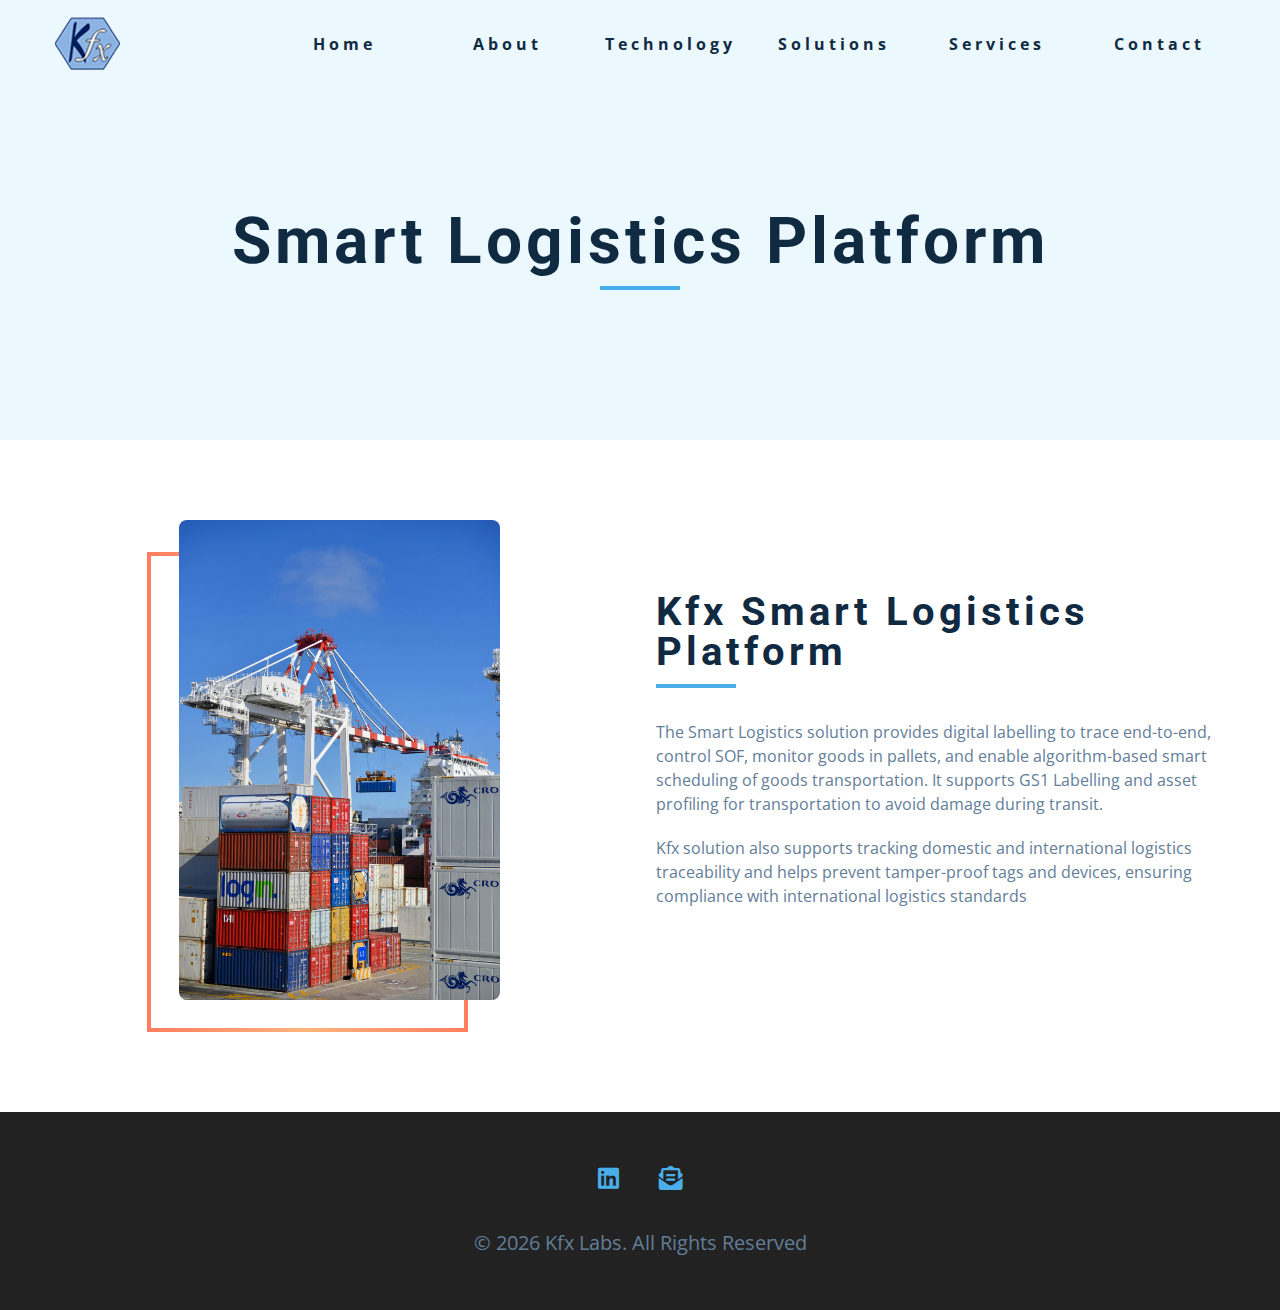
<file: smartlogistics.html>
<!DOCTYPE html>
<html lang="en">
  <head>
    <meta charset="UTF-8" />
    <meta name="viewport" content="width=device-width, initial-scale=1.0" />
    <link rel="icon" href="./images/kfx.png" type="image/icon type" />
    <title>Kfx Labs || Smart Logistics</title>
    <!-- font-awesome -->
    <link
      rel="stylesheet"
      href="./fontawesome-free-5.12.1-web/css/all.min.css"
    />
    <!-- css -->
    <link rel="stylesheet" href="./css/styles.css" />
  </head>
  <body>
    <!-- navbar -->
    <nav class="nav" id="nav">
      <div class="nav-center">
        <!-- nav header -->
        <div class="nav-header">
          <img src="./images/logo.png" class="nav-logo" alt="nav logo" />
          <button class="nav-btn" id="nav-btn">
            <i class="fas fa-bars"></i>
          </button>
        </div>
        <!-- nav-links -->
        <ul class="nav-links">
          <li>
            <a href="index.html">home</a>
          </li>
          <li>
            <a href="about.html">about</a>
          </li>
          <li>
            <a href="projects.html">technology</a>
          </li>
          <li>
            <a href="index.html#solution_link">solutions</a>
          </li>
          <li>
            <a href="index.html#services_link">services</a>
          </li>
          <li>
            <a href="contact.html">contact</a>
          </li>
        </ul>
      </div>
    </nav>
    <!-- end of navbar -->
    <!-- sidebar -->
    <aside class="sidebar" id="sidebar">
      <div>
        <button class="close-btn" id="close-btn">
          <i class="fas fa-times"></i>
        </button>
        <!-- nav-links -->
        <ul class="sidebar-links">
          <li>
            <a href="index.html">home</a>
          </li>
          <li>
            <a href="about.html">about</a>
          </li>
          <li>
            <a href="projects.html">technology</a>
          </li>
          <li>
            <a href="contact.html">contact</a>
          </li>
        </ul>
        <!-- social icons -->
      </div>
    </aside>
    <!-- end of sidebar -->
    <!-- end of sidebar -->

    <!-- ############## -->
    <!-- ############## -->
    <!-- ############## -->
    <!-- ############## -->

    <header class="projects-hero">
      <!-- section title -->
      <div class="section-title">
        <h1>smart Logistics platform</h1>
        <div class="underline"></div>
      </div>
      <!--end of section title -->
    </header>
    <!--end of section title -->
    <section class="section about">
      <div class="section-center about-center">
        <!-- about img -->
        <article class="about-img">
          <img
            src="./images/logistic1.jpg"
            class="hero-photo"
            alt="about img"
          />
        </article>
        <!-- about info -->
        <article class="about-info">
          <!-- section title -->
          <div class="section-title about-title">
            <h2>Kfx Smart Logistics Platform</h2>
            <div class="underline"></div>
          </div>
          <!--end of section title -->
          <p>
            The Smart Logistics solution provides digital labelling to trace end-to-end, 
            control SOF, monitor goods in pallets, and enable algorithm-based smart scheduling 
            of goods transportation. It supports GS1 Labelling and asset profiling for transportation 
            to avoid damage during transit.
          </p>
          <p>
            Kfx solution also supports tracking domestic and international logistics traceability and 
            helps prevent tamper-proof tags and devices, ensuring compliance with international logistics standards
          </p>
          <!-- <p>
             <a href="projects.html" class="btn">watch our video</a>
           </p>  -->
        </article>
      </div>
    </section>

    <!-- ############## -->
    <!-- ############## -->
    <!-- ############## -->
    <!-- ############## -->

    <!-- footer -->
    <footer class="footer">
      <!-- social icons -->
      <ul class="social-icons">
        <!-- <li>
          <a href="https://www.twitter.com" class="social-icon">
            <i class="fab fa-youtube"></i>
          </a>
        </li> -->
        <li>
          <a href="https://www.linkedin.com/company/kfx-labs/?originalSubdomain=in" class="social-icon">
            <i class="fab fa-linkedin"></i>
          </a>
        </li>
        <li>
          <a href="mailto:info@kfxlabs.com" class="social-icon">
            <i class="fas fa-envelope-open-text"></i>
          </a>
        </li>
      </ul>

      <p>&copy; <span id="date"></span> Kfx Labs. all rights reserved</p>
    </footer>
    <script src="./js/app.js"></script>
  </body>
</html>
</file>
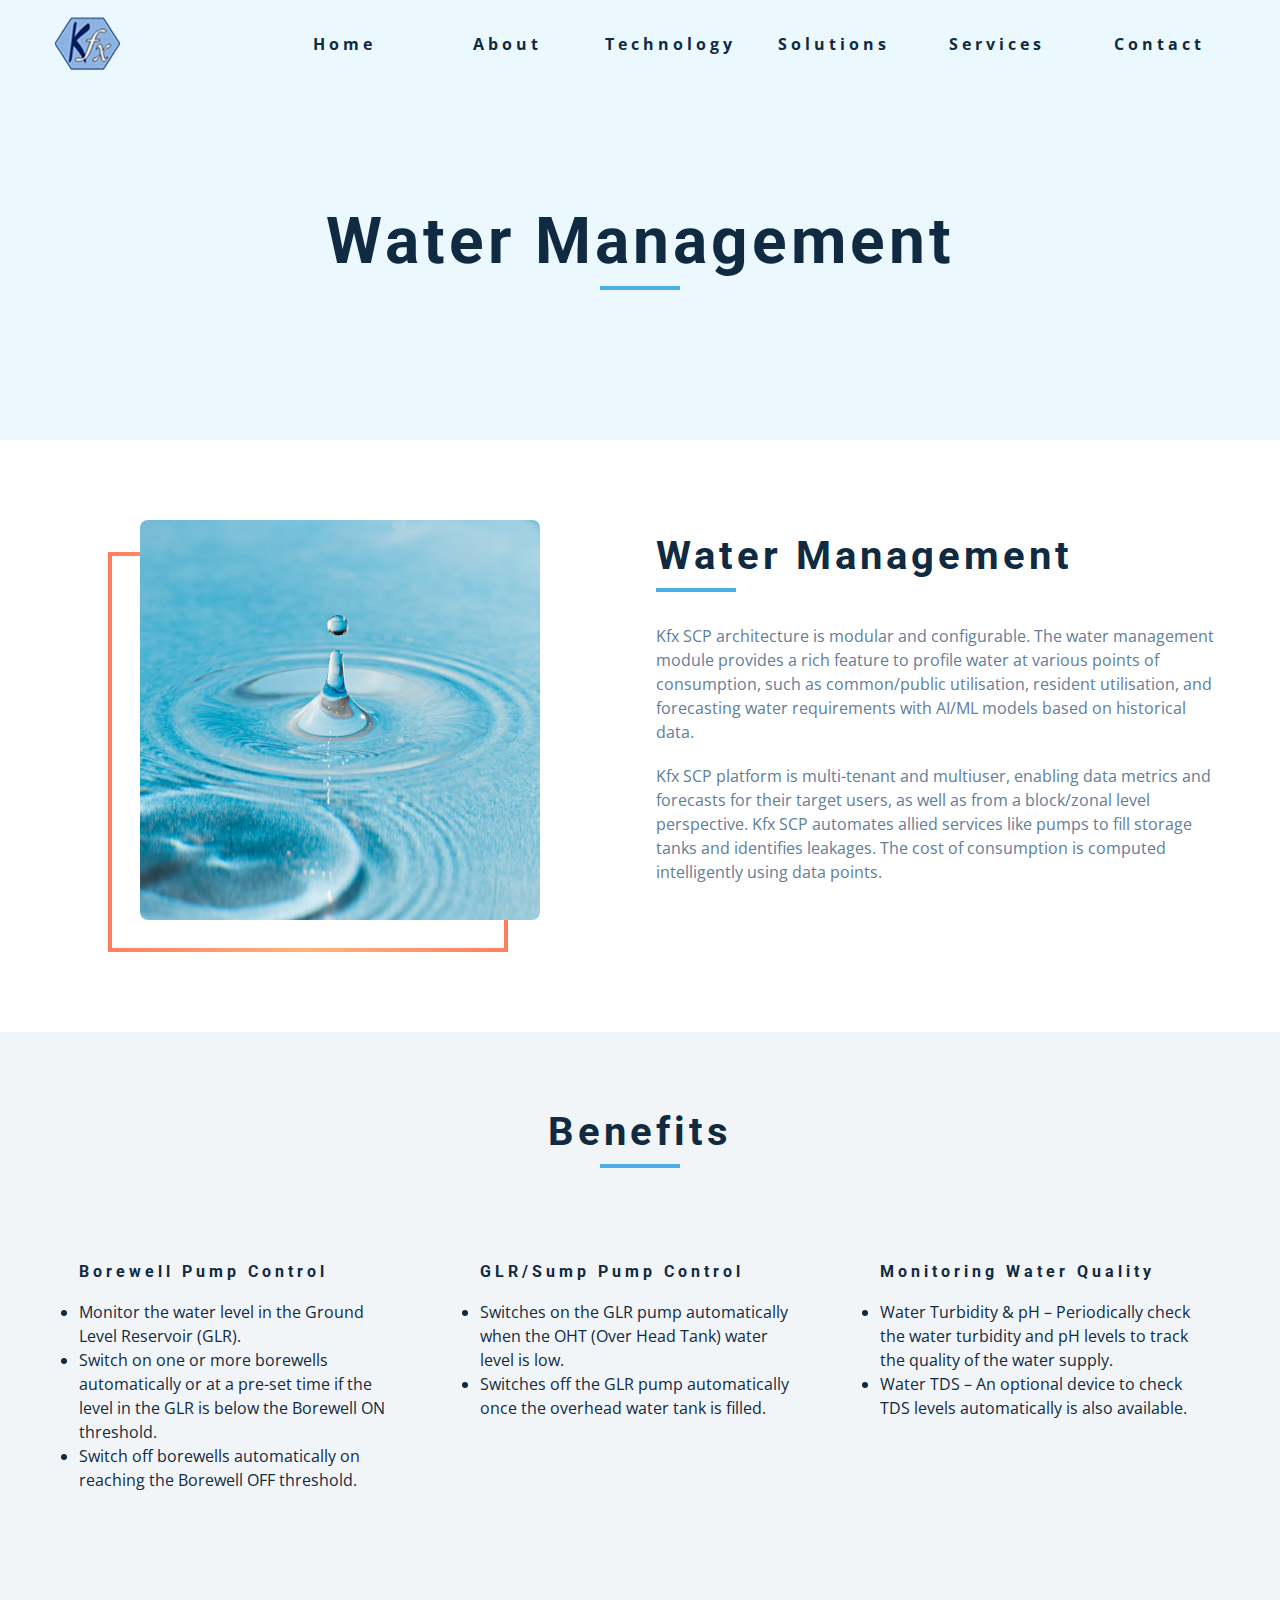
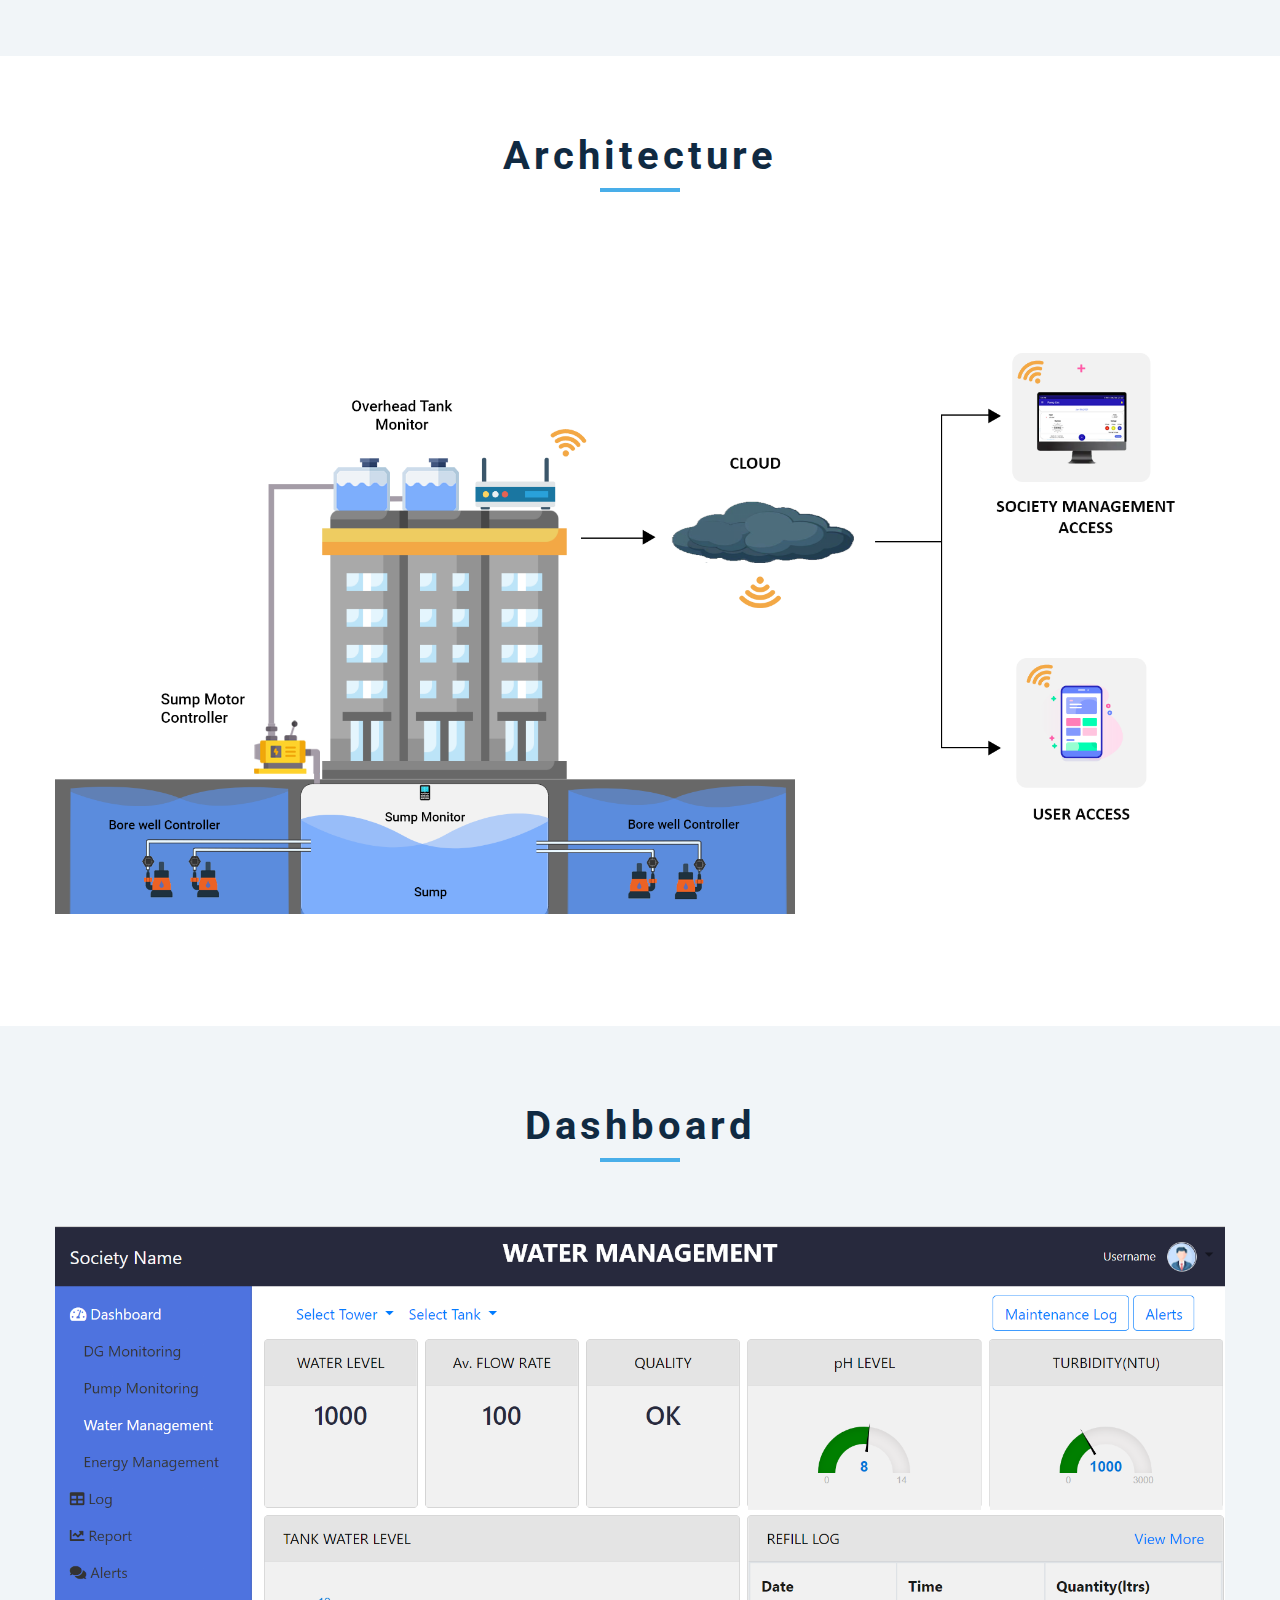
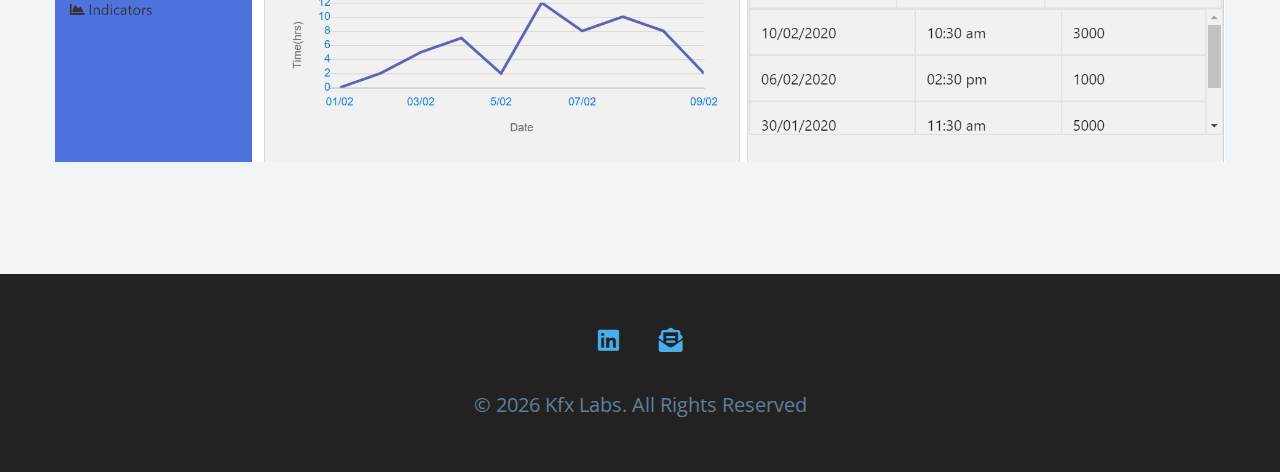
<file: watermanagement.html>
<!DOCTYPE html>
<html lang="en">
  <head>
    <meta charset="UTF-8" />
    <meta name="viewport" content="width=device-width, initial-scale=1.0" />
    <link rel="icon" href="./images/kfx.png" type="image/icon type">
    <title>Kfx Labs || Water Management</title>
    <!-- font-awesome -->
    <link
      rel="stylesheet"
      href="./fontawesome-free-5.12.1-web/css/all.min.css"
    />
    <!-- css -->
    <link rel="stylesheet" href="./css/styles.css" />
  </head>
  <body>
    <!-- navbar -->
    <nav class="nav" id="nav">
      <div class="nav-center">
        <!-- nav header -->
        <div class="nav-header">
          <img src="./images/logo.png" class="nav-logo" alt="nav logo" />
          <button class="nav-btn" id="nav-btn">
            <i class="fas fa-bars"></i>
          </button>
        </div>
        <!-- nav-links -->
        <ul class="nav-links">
          <li>
            <a href="index.html">home</a>
          </li>
          <li>
            <a href="about.html">about</a>
          </li>
          <li>
            <a href="projects.html">technology</a>
          </li>
          <li>
            <a href="index.html#solution_link">solutions</a>
          </li>
          <li>
            <a href="index.html#services_link">services</a>
          </li>
          <li>
            <a href="contact.html">contact</a>
          </li>
        </ul>
      </div>
    </nav>
    <!-- end of navbar -->
    <!-- sidebar -->
    <aside class="sidebar" id="sidebar">
      <div>
        <button class="close-btn" id="close-btn">
          <i class="fas fa-times"></i>
        </button>
        <!-- nav-links -->
        <ul class="sidebar-links">
          <li>
            <a href="index.html">home</a>
          </li>
          <li>
            <a href="about.html">about</a>
          </li>
          <li>
            <a href="projects.html">technology</a>
          </li>
          <li>
            <a href="contact.html">contact</a>
          </li>
        </ul>
        <!-- social icons -->
        
      </div>
    </aside>
    <!-- end of sidebar -->
    <!-- end of sidebar -->

    <!-- ############## -->
    <!-- ############## -->
    <!-- ############## -->
    <!-- ############## -->

    <header class="projects-hero">
      <!-- section title -->
      <div class="section-title">
        <h1>Water Management</h1>
        <div class="underline"></div>
      </div>
      <!--end of section title -->
    </header>
      <!--end of section title -->
      <section class="section about">
        <div class="section-center about-center">
          <!-- about img -->
          <article class="about-img">
            <img
              src="./images/waterdp.jpg"
              class="hero-photo"
              alt="about img"
            />
          </article>
          <!-- about info -->
          <article class="about-info">
              <!-- section title -->
          <div class="section-title about-title">
            <h2>Water Management</h2>
            <div class="underline"></div>
          </div>
          <!--end of section title -->
            <p>
              Kfx SCP architecture is modular and configurable. 
              The water management module provides a rich feature to 
              profile water at various points of consumption, such as common/public 
              utilisation, resident utilisation, and forecasting water requirements 
              with AI/ML models based on historical data.
            </p>
            <p>
              Kfx SCP platform is multi-tenant and multiuser, enabling data metrics
              and forecasts for their target users, as well as from a block/zonal 
              level perspective. Kfx SCP automates allied services like pumps to fill 
              storage tanks and identifies leakages. The cost of consumption is computed 
              intelligently using data points.
            </p>
           <!-- <p>
             <a href="projects.html" class="btn">watch our video</a>
           </p>  -->
          </article>
        </div>
      </section> 



    <section class="section bg-grey">
      <!-- section title -->
      <div class="section-title">
        <h2>Benefits</h2>
        <div class="underline"></div>
      </div>
      <!--end of section title -->
      <div class="services-center2 section-center">
        <!-- single service -->
        <article class="single-project">
            
            <div class="project-details">
              <h4>Borewell Pump Control</h4>
              <p>
            <ul style="list-style-type: disc;">
                <li>Monitor the water level in the Ground Level Reservoir (GLR).</li>
                <li>Switch on one or more borewells automatically or at a pre-set time if the level in the GLR is below the Borewell ON threshold.</li>
                <li>Switch off borewells automatically on reaching the Borewell OFF threshold.</li>
            </ul>
              </p>
              <div class="project-footer">
                <span>
                  <i class=""></i>
                </span>
              </div>
            </div>
          </article>

          <article class="single-project">
            
            <div class="project-details">
              <h4>GLR/Sump Pump Control</h4>
              <p>
            <ul style="list-style-type: disc;">
                <li>Switches on the GLR pump automatically when the OHT (Over Head Tank) water level is low.</li>
                <li>Switches off the GLR pump automatically once the overhead water tank is filled.</li>
            </ul>
              </p>
              <div class="project-footer">
                <span>
                  <i class=""></i>
                </span>
              </div>
            </div>
          </article>

          <article class="single-project">
            
            <div class="project-details">
              <h4>Monitoring Water Quality</h4>
              <p>
            <ul style="list-style-type: disc;">
                <li>Water Turbidity & pH – Periodically check the water turbidity and pH levels to track the quality of the water supply.</li>
                <li>Water TDS – An optional device to check TDS levels automatically is also available.</li>
               
            </ul>
              </p>
              <div class="project-footer">
                <span>
                  <i class=""></i>
                </span>
              </div>
            </div>
          </article>
        <!-- end of single service -->
      </div>
    </section>

    <section class="section blog" style="background-color: white;">
        <!-- section title -->
        <div class="section-title">
          <h2>Architecture</h2>
          <div class="underline"></div>
        </div>
        <!--end of section title -->
        <div class="section-center">
          <!-- single article -->
          <p>
            <img src="./images/water_Arch.png" alt="">
          </p>
          <!-- end of single article -->
        </div>
      </section>

      <section class="section blog">
        <!-- section title -->
        <div class="section-title">
          <h2>Dashboard</h2>
          <div class="underline"></div>
        </div>
        <!--end of section title -->
        <div class="section-center">
          <!-- single article -->
          <p>
            <img src="./images/dashboard_water.png" alt="">
          </p>
          <!-- end of single article -->
        </div>
      </section>

    
   
    <!-- ############## -->
    <!-- ############## -->
    <!-- ############## -->
    <!-- ############## -->

    <!-- footer -->
    <footer class="footer">
      <!-- social icons -->
      <ul class="social-icons">
        <!-- <li>
          <a href="https://www.twitter.com" class="social-icon">
            <i class="fab fa-youtube"></i>
          </a>
        </li> -->
        <li>
          <a href="https://www.linkedin.com/company/kfx-labs/?originalSubdomain=in" class="social-icon">
            <i class="fab fa-linkedin"></i>
          </a>
        </li>
        <li>
          <a href="mailto:info@kfxlabs.com" class="social-icon">
            <i class="fas fa-envelope-open-text"></i>
          </a>
        </li>
      </ul>

      <p>&copy; <span id="date"></span> Kfx Labs. all rights reserved</p>
    </footer>
    <script src="./js/app.js"></script>
  </body>
</html>
</file>
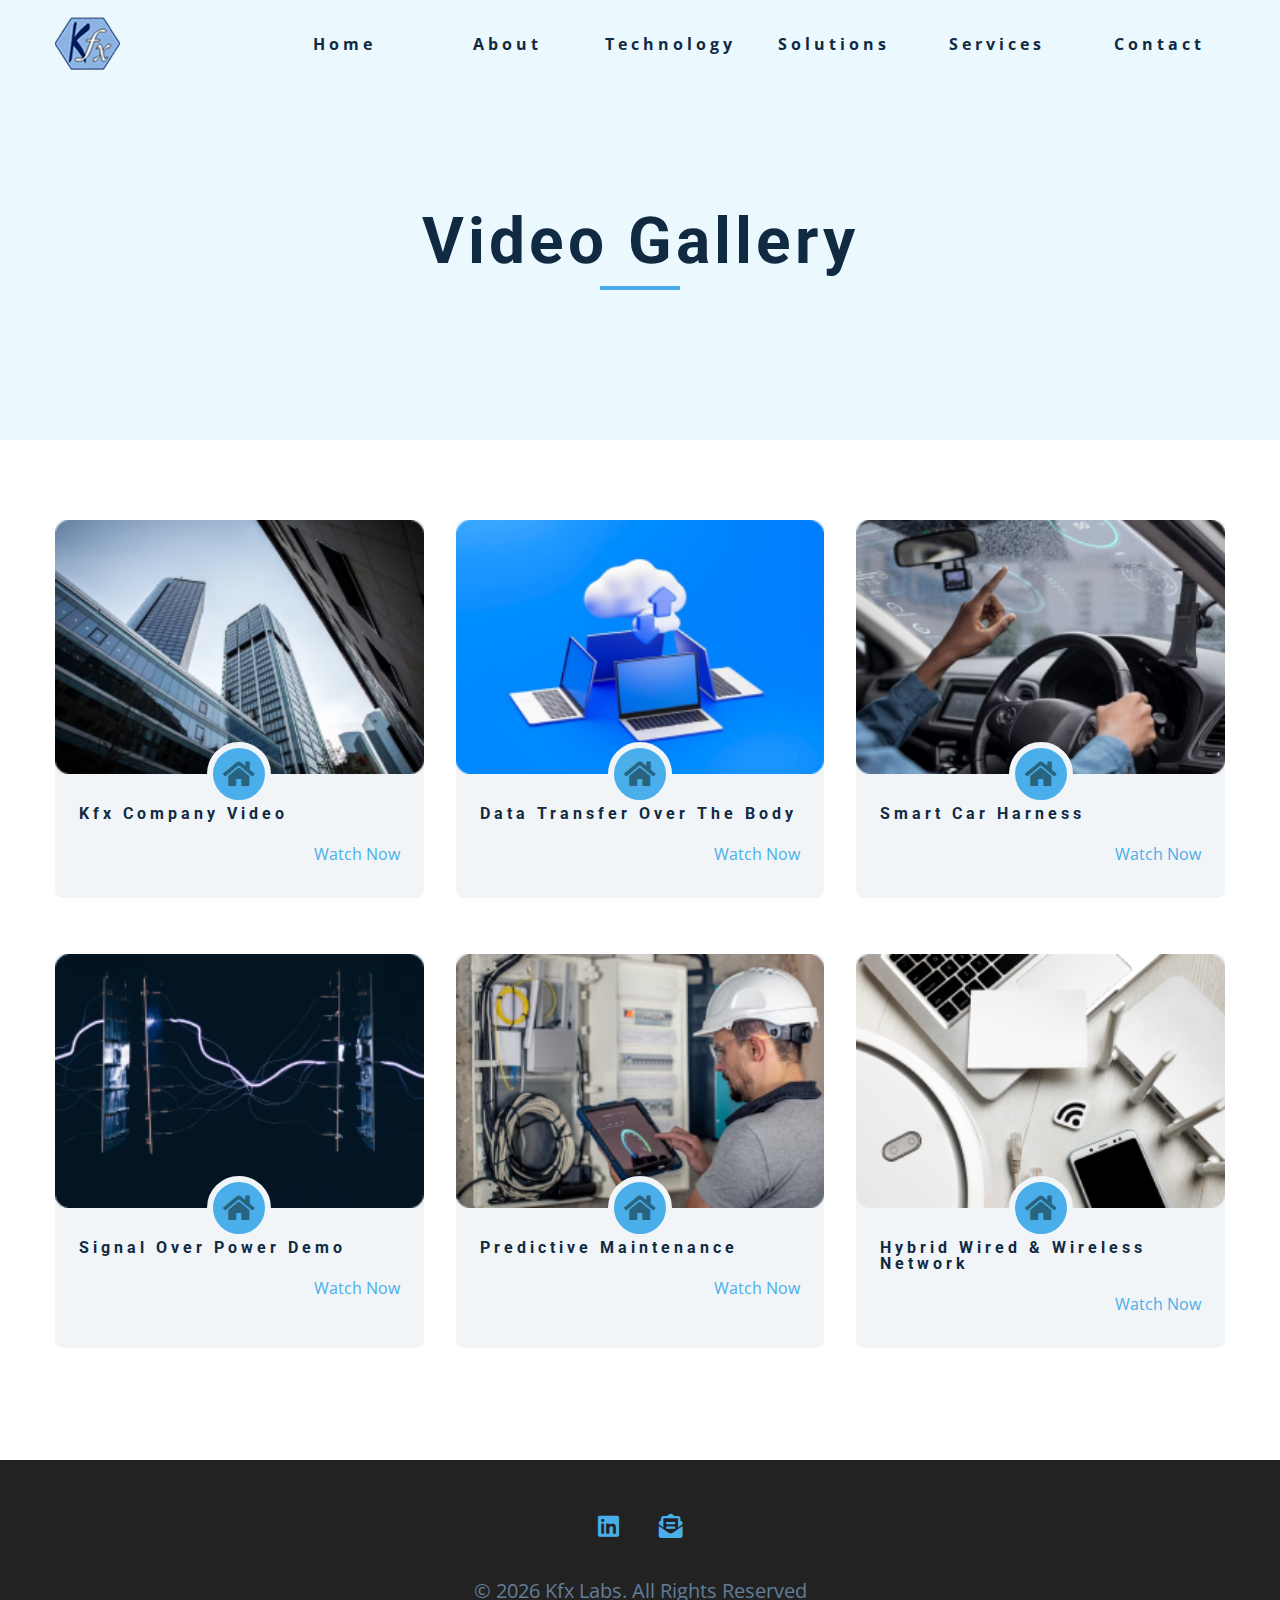
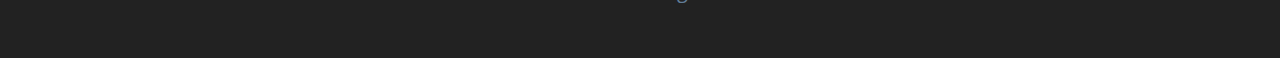
<file: wov.html>
<!DOCTYPE html>
<html lang="en">
  <head>
    <meta charset="UTF-8" />
    <meta name="viewport" content="width=device-width, initial-scale=1.0" />
    <link rel="icon" href="./images/kfx.png" type="image/icon type" />
    <title>Kfx Labs || Video Gallery</title>
    <!-- font-awesome -->
    <link
      rel="stylesheet"
      href="./fontawesome-free-5.12.1-web/css/all.min.css"
    />
    <!-- css -->
    <link rel="stylesheet" href="./css/styles.css" />
  </head>
  <body>
    <!-- navbar -->
    <nav class="nav" id="nav">
      <div class="nav-center">
        <!-- nav header -->
        <div class="nav-header">
          <img src="./images/logo.png" class="nav-logo" alt="nav logo" />
          <button class="nav-btn" id="nav-btn">
            <i class="fas fa-bars"></i>
          </button>
        </div>
        <!-- nav-links -->
        <ul class="nav-links">
          <li>
            <a href="index.html">home</a>
          </li>
          <li>
            <a href="about.html">about</a>
          </li>
          <li>
            <a href="projects.html">technology</a>
          </li>
          <li>
            <a href="index.html#solution_link">solutions</a>
          </li>
          <li>
            <a href="index.html#services_link">services</a>
          </li>
          <li>
            <a href="contact.html">contact</a>
          </li>
        </ul>
      </div>
    </nav>
    <!-- end of navbar -->
    <!-- sidebar -->
    <aside class="sidebar" id="sidebar">
      <div>
        <button class="close-btn" id="close-btn">
          <i class="fas fa-times"></i>
        </button>
        <!-- nav-links -->
        <ul class="sidebar-links">
          <li>
            <a href="index.html">home</a>
          </li>
          <li>
            <a href="about.html">about</a>
          </li>
          <li>
            <a href="projects.html">technology</a>
          </li>
          <li>
            <a href="contact.html">contact</a>
          </li>
        </ul>
        <!-- social icons -->
      </div>
    </aside>
    <!-- end of sidebar -->
    <!-- end of sidebar -->

    <!-- ############## -->
    <!-- ############## -->
    <!-- ############## -->
    <!-- ############## -->

    <header class="projects-hero">
      <!-- section title -->
      <div class="section-title">
        <h1>video Gallery</h1>
        <div class="underline"></div>
      </div>
      <!--end of section title -->
    </header>
    <!--end of section title -->
    <section class="section bg-white">
      <!-- section title -->
      <!--end of section title -->
      <div class="services-center2 section-center">
        <!-- single service -->
        <article class="single-project">
          <div class="project-container">
            <img src="./images/company.png" alt="single project" />
            <a href="#" class="project-icon">
              <i class="fas fa-home"></i>
            </a>
          </div>
          <div class="project-details">
            <h4>Kfx Company Video</h4>
            <p></p>
            <div class="project-footer">
              <span>
                <i class=""></i>
              </span>
              <a href="https://www.youtube.com/watch?v=2Rkca86Dj6c"
                >Watch now</a
              >
            </div>
          </div>
        </article>

        <article class="single-project">
          <div class="project-container">
            <img src="./images/data-transfer.png" alt="single project" />
            <a href="#" class="project-icon">
              <i class="fas fa-home"></i>
            </a>
          </div>
          <div class="project-details">
            <h4>Data Transfer Over the Body</h4>
            <p></p>
            <div class="project-footer">
              <span>
                <i class=""></i>
              </span>
              <a href="https://www.youtube.com/watch?v=hZ4cZCZPQhA"
                >Watch now</a
              >
            </div>
          </div>
        </article>

        <article class="single-project">
          <div class="project-container">
            <img src="./images/car.png" alt="single project" />
            <a href="#" class="project-icon">
              <i class="fas fa-home"></i>
            </a>
          </div>
          <div class="project-details">
            <h4>Smart Car Harness</h4>
            <p></p>
            <div class="project-footer">
              <span>
                <i class=""></i>
              </span>
              <a href="https://www.youtube.com/watch?v=i1afNtcrflo"
                >Watch now</a
              >
            </div>
          </div>
        </article>
      </div>
      <br />

      <div class="services-center2 section-center">
        <article class="single-project">
          <div class="project-container">
            <img src="./images/sopower.png" alt="single project" />
            <a href="#" class="project-icon">
              <i class="fas fa-home"></i>
            </a>
          </div>
          <div class="project-details">
            <h4>Signal Over Power Demo</h4>
            <p></p>
            <div class="project-footer">
              <span>
                <i class=""></i>
              </span>
              <a href="https://www.youtube.com/watch?v=TsnuotkiShA"
                >Watch now</a
              >
            </div>
          </div>
        </article>

        <article class="single-project">
          <div class="project-container">
            <img src="./images/prm.png" alt="single project" />
            <a href="#" class="project-icon">
              <i class="fas fa-home"></i>
            </a>
          </div>
          <div class="project-details">
            <h4>Predictive maintenance</h4>
            <p></p>
            <div class="project-footer">
              <span>
                <i class=""></i>
              </span>
              <a href="https://www.youtube.com/watch?v=dwuZw1SkkbU"
                >Watch now</a
              >
            </div>
          </div>
        </article>

        <article class="single-project">
          <div class="project-container">
            <img src="./images/wireless.png" alt="single project" />
            <a href="#" class="project-icon">
              <i class="fas fa-home"></i>
            </a>
          </div>
          <div class="project-details">
            <h4>Hybrid Wired & Wireless Network</h4>
            <p></p>
            <div class="project-footer">
              <span>
                <i class=""></i>
              </span>
              <a href="https://www.youtube.com/watch?v=3GIjQZigPzw"
                >Watch now</a
              >
            </div>
          </div>
        </article>
        <!-- end of single service -->
      </div>
    </section>

    <!-- ############## -->
    <!-- ############## -->
    <!-- ############## -->
    <!-- ############## -->

    <!-- footer -->
    <footer class="footer">
      <!-- social icons -->
      <ul class="social-icons">
        <!-- <li>
          <a href="https://www.twitter.com" class="social-icon">
            <i class="fab fa-youtube"></i>
          </a>
        </li> -->
        <li>
          <a href="https://www.linkedin.com/company/kfx-labs/?originalSubdomain=in" class="social-icon">
            <i class="fab fa-linkedin"></i>
          </a>
        </li>
        <li>
          <a href="mailto:info@kfxlabs.com" class="social-icon">
            <i class="fas fa-envelope-open-text"></i>
          </a>
        </li>
      </ul>

      <p>&copy; <span id="date"></span> Kfx Labs. all rights reserved</p>
    </footer>
    <script src="./js/app.js"></script>
  </body>
</html>
</file>
<file: css/styles.css>
/*
=============== 
Fonts
===============
*/
@import url("https://fonts.googleapis.com/css?family=Open+Sans|Roboto:400,700&display=swap");

/*
=============== 
Variables
===============
*/

:root {
  /* dark shades of primary color*/
  --clr-primary-1: hsl(199, 52%, 33%);
  --clr-primary-2: hsl(206, 49%, 59%);
  --clr-primary-3: hsl(204, 72%, 37%);
  --clr-primary-4: hsl(197, 63%, 48%);
  /* primary/main color */
  --clr-primary-5: hsl(202, 78%, 60%);
  /* lighter shades of primary color */
  --clr-primary-6: hsl(201, 90%, 70%);
  --clr-primary-7: hsl(203, 90%, 76%);
  --clr-primary-8: hsl(196, 86%, 81%);
  --clr-primary-9: hsl(190, 90%, 88%);
  --clr-primary-10: hsl(198, 100%, 96%);
  /* darkest grey - used for headings */
  --clr-grey-1: hsl(209, 61%, 16%);
  --clr-grey-2: hsl(211, 39%, 23%);
  --clr-grey-3: hsl(209, 34%, 30%);
  --clr-grey-4: hsl(209, 28%, 39%);
  /* grey used for paragraphs */
  --clr-grey-5: hsl(210, 22%, 49%);
  --clr-grey-6: hsl(209, 23%, 60%);
  --clr-grey-7: hsl(211, 27%, 70%);
  --clr-grey-8: hsl(210, 31%, 80%);
  --clr-grey-9: hsl(212, 33%, 89%);
  --clr-grey-10: hsl(210, 36%, 96%);
  --clr-white: #fff;
  --ff-primary: "Roboto", sans-serif;
  --ff-secondary: "Open Sans", sans-serif;
  --transition: all 0.3s linear;
  --spacing: 0.25rem;
  --radius: 0.5rem;
  --light-shadow: 0 5px 15px rgba(0, 0, 0, 0.1);
  --dark-shadow: 0 5px 15px rgba(0, 0, 0, 0.2);
  --max-width: 1170px;
}
/*
=============== 
Global Styles
===============
*/

*,
::after,
::before {
  margin: 0;
  padding: 0;
  box-sizing: border-box;
}
body {
  font-family: var(--ff-secondary);
  background: var(--clr-white);
  color: var(--clr-grey-1);
  line-height: 1.5;
  font-size: 0.875rem;
}
ul {
  list-style-type: none;
}
a {
  text-decoration: none;
}
img:not(.nav-logo) {
  width: 100%;
  display: block;
}

h1,
h2,
h3,
h4 {
  letter-spacing: var(--spacing);
  text-transform: capitalize;
  line-height: 1.25;
  margin-bottom: 0.75rem;
  font-family: var(--ff-primary);
}
h1 {
  font-size: 3rem;
}
h2 {
  font-size: 2rem;
}
h3 {
  font-size: 1.25rem;
}
h4 {
  font-size: 0.875rem;
}
p {
  margin-bottom: 1.25rem;
  color: var(--clr-grey-5);
}
@media screen and (min-width: 800px) {
  h1 {
    font-size: 4rem;
  }
  h2 {
    font-size: 2.5rem;
  }
  h3 {
    font-size: 1.75rem;
  }
  h4 {
    font-size: 1rem;
  }
  body {
    font-size: 1rem;
  }
  h1,
  h2,
  h3,
  h4 {
    line-height: 1;
  }
}
/*  global classes */

.btn {
  text-transform: uppercase;
  background: var(--clr-primary-5);
  color: var(--clr-primary-1);
  padding: 0.375rem 0.75rem;
  letter-spacing: var(--spacing);
  display: inline-block;
  font-weight: 700;
  -webkit-transition: var(--transition);
  transition: var(--transition);
  font-size: 0.875rem;
  border: 2px solid transparent;
  cursor: pointer;
  box-shadow: 0 1px 3px rgba(0, 0, 0, 0.2);
  border-radius: var(--radius);
}
.btn:hover {
  color: var(--clr-primary-1);
  background: var(--clr-primary-7);
}
/* section */
.section {
  padding: 5rem 0;
}

.section-center {
  width: 90vw;
  margin: 0 auto;
  max-width: 1170px;
  margin-bottom: 5rem;
}
@media screen and (min-width: 992px) {
  .section-center {
    width: 95vw;
    margin-bottom: 2rem;
  }
}
/* added during recording */
.underline {
  width: 5rem;
  height: 0.25rem;
  margin-bottom: 1.25rem;
  background: var(--clr-primary-5);
  margin-left: auto;
  margin-right: auto;
}
.section-title {
  margin-bottom: 4rem;
  text-align: center;
}
.bg-grey {
  background: var(--clr-grey-10);
}
/*
=============== 
Navbar
===============
*/
.nav-links {
  display: none;
}
.nav {
  height: 5rem;
  padding: 1rem;
  display: grid;
  -webkit-box-align: center;
  align-items: center;
  -webkit-transition: var(--transition);
  transition: var(--transition);
}
.nav-center {
  width: 100%;
  max-width: 1170px;
  margin: 0 auto;
}
.nav-header {
  display: grid;
  grid-template-columns: auto 1fr;
  -webkit-box-align: center;
  align-items: center;
}
.nav-btn {
  background: transparent;
  border-color: transparent;
  color: var(--clr-primary-5);
  font-size: 2rem;
  cursor: pointer;
  justify-self: end;
}
@media screen and (min-width: 768px) {
  .nav {
    background: var(--clr-primary-10);
  }
  .nav-btn {
    display: none;
  }
  .nav-links {
    display: grid;
    grid-template-columns: repeat(6, 1fr);
    justify-items: center;
    -webkit-column-gap: 2rem;
    -moz-column-gap: 2rem;
    column-gap: 2rem;
    justify-self: end;
  }
  .nav-links a {
    text-transform: capitalize;
    color: var(--clr-grey-1);
    font-weight: bold;
    letter-spacing: var(--spacing);
    -webkit-transition: var(--transition);
    transition: var(--transition);
  }
  .nav-links a:hover {
    color: var(--clr-primary-5);
  }
  .nav-center {
    display: grid;
    grid-template-columns: auto 1fr;
    -webkit-box-align: center;
    align-items: center;
  }
}
/* fixed navbar */
.navbar-fixed {
  position: fixed;
  top: 0;
  left: 0;
  width: 100%;
  background: var(--clr-white);
  z-index: 2;
  box-shadow: var(--light-shadow);
}
/*
=============== 
Sidebar
===============
*/
.sidebar {
  position: fixed;
  top: 0;
  left: 0;
  width: 100%;
  height: 100%;
  background: var(--clr-grey-10);
  z-index: 4;
  display: grid;
  /* align-items: center;
  justify-content: center; */
  place-items: center;
  -webkit-transition: var(--transition);
  transition: var(--transition);
  /* add later */
  -webkit-transform: translateX(-100%);
  transform: translateX(-100%);
}
/* toggle sidebar */
.show-sidebar {
  -webkit-transform: translateX(0);
  transform: translateX(0);
}
.sidebar-links {
  text-align: center;
}
.sidebar-links a {
  font-size: 2rem;
  text-transform: capitalize;
  -webkit-transition: var(--transition);
  transition: var(--transition);
  color: var(--clr-grey-5);
  letter-spacing: var(--spacing);
  display: inline-block;
  margin-bottom: 1.5rem;
}
.sidebar-links a:hover {
  color: var(--clr-primary-5);
}
.social-icons {
  display: grid;
  margin-top: 3rem;
  width: 20rem;
  grid-template-columns: repeat(6, 1fr);
  justify-items: center;
}

.social-icons2 {
  display: grid;
  margin-top: 1rem;
  width: 20rem;
  grid-template-columns: repeat(4, 1fr);
  justify-items: center;
}
.social-icon {
  font-size: 1.5rem;
  color: var(--clr-grey-1);
  -webkit-transition: var(--transition);
  transition: var(--transition);
}
.social-icon:hover {
  color: var(--clr-primary-5);
}

.custom-logo-intel {
  display: inline-block;
  width: 50px;
  height: 50px;
  background: url("../images/intel.svg") no-repeat center;
  background-size: contain;
}

.custom-logo-bata {
  display: inline-block;
  width: 65px;
  height: 70px;
  background: url("../images/bata.svg") no-repeat center;
  background-size: contain;
}

.custom-logo-jhondegree {
  display: inline-block;
  width: 65px;
  height: 70px;
  background: url("../images/logo-john-deere.svg") no-repeat center;
  background-size: contain;
}

.custom-logo-reliance {
  display: inline-block;
   width: 65px;
  height: 70px;
  background: url("../images/Reliance\ Power.svg") no-repeat center;
  background-size: contain;
}

.custom-logo-railway {
  display: inline-block;
  width: 50px;
  height: 50px;
  background: url("../images/Indian-Railways-01.svg") no-repeat center;
  background-size: contain;
}

.close-btn {
  position: absolute;
  top: 1rem;
  right: 1rem;
  font-size: 3rem;
  background: transparent;
  border: transparent;
  -webkit-transition: var(--transition);
  transition: var(--transition);
  color: var(--clr-primary-5);
  cursor: pointer;
}
.close-btn:hover {
  color: #e66b6b;
}
/*
=============== 
Hero
===============
*/
/* underline added to globals */
.hero .underline {
  margin-bottom: 0.5rem;
  margin-left: 0;
}
.hero-img {
  display: none;
}
.hero {
  background: var(--clr-primary-10);
}
.hero-center {
  min-height: calc(100vh - 5rem);
  display: grid;
  place-items: center;
}
.hero-info h4 {
  color: var(--clr-grey-5);
}
.hero-icons {
  display: flex;
  justify-content: flex-start;
  align-items: center;
  flex-wrap: nowrap;
  list-style: none;
  padding: 0;
  margin-top: 20px;
  gap: 30px;
  white-space: nowrap;
  width: 100%;
  margin-left:0px;

}
.hero-btn {
  margin-top: 1.25rem;
}
@media screen and (min-width: 992px) {
  .hero-img {
    display: block;
    position: relative;
  }
  .hero-center {
    grid-template-columns: 1fr 1fr;
  }

  .hero-img::before,
  .about-img::before {
    content: "";
    position: absolute;
    width: 100%;
    height: 100%;
    border: 0.25rem solid transparent;
    border-image-source: linear-gradient(90deg, #ff7e5f, #feb47b, #ff7e5f);
    border-image-slice: 1;
    animation: border-animation 4s linear infinite;
    top: 2rem;
    right: -2rem;
    border-radius: var(--radius);
  }

  @keyframes border-animation {
    0% {
      border-image-source: linear-gradient(360deg, #62c2e4, #62a4cb, #5c8ccb);
    }
    50% {
      border-image-source: linear-gradient(360deg, #c8dde5, #d3e4e6, #bfd2e2);
    }
    100% {
      border-image-source: linear-gradient(360deg, #62c2e4, #62a4cb, #5c8ccb);
    }
  }
}
.hero-photo {
  max-width: 25rem;
  max-height: 30rem;
  -o-object-fit: cover;
  object-fit: cover;
  border-radius: var(--radius);
  position: relative;
}
/*
=============== 
About
===============
*/
/* section title added to globals */
.about-title {
  text-align: left;
  margin-bottom: 2rem;
}
.about-title .underline {
  margin-left: 0;
}
.about-center {
  display: grid;
  gap: 3rem 2rem;
}
.about-img {
  justify-self: center;
}
@media screen and (min-width: 992px) {
  .about-center {
    grid-template-columns: 1fr 1fr;
  }
  .about-img {
    position: relative;
  }
  .about-img::before {
    left: -2rem;
  }
  .about-info {
    align-self: center;
  }
}
/*
=============== 
Services
===============
*/
/* bg-grey in globals */
.service {
  background: var(--clr-white);
  padding: 3rem 1.5rem;
  margin-bottom: 2rem;
  border-radius: var(--radius);
  text-align: center;
  -webkit-transition: var(--transition);
  transition: var(--transition);
}
.service-icon {
  font-size: 2rem;
  margin-bottom: 1.5rem;
}
.service .underline {
  width: 3rem;
  height: 0.12rem;
  -webkit-transition: var(--transition);
  transition: var(--transition);
}
.service p {
  -webkit-transition: var(--transition);
  transition: var(--transition);
}
.service:hover {
  background: var(--clr-primary-5);
  color: var(--clr-white);
}
.service:hover p {
  color: var(--clr-white);
}
.service:hover .underline {
  background: var(--clr-white);
}
@media screen and (min-width: 676px) {
  .services-center {
    display: grid;
    grid-template-columns: 1fr 1fr;
    -webkit-column-gap: 2rem;
    -moz-column-gap: 2rem;
    column-gap: 2rem;
  }

  .services-center2 {
    display: grid;
    grid-template-columns: 1fr 1fr;
    -webkit-column-gap: 2rem;
    -moz-column-gap: 2rem;
    column-gap: 2rem;
  }
}
@media screen and (min-width: 992px) {
  .services-center {
    grid-template-columns: 1fr 1fr 1fr 1fr;
  }

  .services-center2 {
    grid-template-columns: 1fr 1fr 1fr;
  }
}
/* talk about small screen 
without grid different setup */
/*
=============== 
Projects
===============
*/
.projects-text {
  width: 85vw;
  max-width: 30rem;
  margin: 0 auto;
}
.project {
  position: relative;
  background: var(--clr-primary-5);
  border-radius: var(--radius);
  margin-bottom: 2rem;
}
.project-info {
  text-align: center;
  color: var(--clr-white);
  position: absolute;
  top: 50%;
  left: 50%;
  -webkit-transform: translate(-50%, -50%);
  transform: translate(-50%, -50%);
  -webkit-transition: var(--transition);
  transition: var(--transition);
  opacity: 0;
}
.project-info p {
  text-transform: capitalize;
  color: var(--clr-white);
}
.project:hover .project-info {
  opacity: 1;
}
.project-img {
  -webkit-transition: var(--transition);
  transition: var(--transition);
  border-radius: var(--radius);
  height: 15rem;
  -o-object-fit: cover;
  object-fit: cover;
}
.project:hover .project-img {
  opacity: 0.1;
}
.project::after {
  content: "";
  position: absolute;
  top: 0;
  left: 0;
  width: 100%;
  height: 100%;
  border: 0.25rem solid var(--clr-white);
  border-radius: var(--radius);
  -webkit-transition: var(--transition);
  transition: var(--transition);
  opacity: 0;
}
.project:hover::after {
  opacity: 1;
  -webkit-transform: scale(0.8);
  transform: scale(0.8);
}
@media screen and (min-width: 676px) {
  .projects-center {
    display: grid;
    grid-template-columns: 1fr 1fr;
    -webkit-column-gap: 2rem;
    -moz-column-gap: 2rem;
    column-gap: 2rem;
  }
}
@media screen and (min-width: 992px) {
  .projects-center {
    grid-template-columns: repeat(3, 1fr);
  }
}
@media screen and (min-width: 1170px) {
  .projects-center {
    grid-template-rows: 200px 200px;
    gap: 1rem;
    grid-template-areas:
      "a b b"
      "a c d";
  }
  .project-img {
    height: 100%;
  }
  .project {
    height: 100%;
  }
  .project-1 {
    grid-area: a;
  }
  .project-2 {
    grid-area: b;
  }
  .project-3 {
    grid-area: c;
  }
  .project-4 {
    grid-area: d;
  }
}
/*
=============== 
Connect
===============
*/
.connect {
  min-height: 40vh;
  position: relative;
  padding: 10rem 0 5rem 0;
  margin: 5rem 0;
}
.video-container {
  position: absolute;
  top: 0;
  left: 0;
  width: 100%;
  height: 100%;
  -o-object-fit: cover;
  object-fit: cover;
  z-index: -2;
}
.connect::after {
  content: "";
  position: absolute;
  top: 0;
  left: 0;
  width: 100%;
  height: 100%;
  background: var(--clr-white);
  /* background: rgba(0, 0, 0, 0.6); */
  opacity: 0.7;
  z-index: -1;
}
.connect {
  display: grid;
  place-items: center;
}
.video-banner .section-title {
  margin-bottom: 2rem;
}
.video-text {
  max-width: 30rem;
}
.video-banner {
  background: var(--clr-primary-8);
  padding: 3rem 5rem 12rem 5rem;
  text-align: center;

  -webkit-clip-path: polygon(
    0% 0%,
    100% 0%,
    100% 75%,
    75% 75%,
    75% 100%,
    50% 75%,
    0% 75%
  );
  clip-path: polygon(
    0% 0%,
    100% 0%,
    100% 75%,
    75% 75%,
    75% 100%,
    50% 75%,
    0% 75%
  );
}
.connect {
  -webkit-clip-path: polygon(
    50% 0%,
    100% 10%,
    100% 90%,
    50% 100%,
    0 90%,
    0 10%
  );
  clip-path: polygon(50% 0%, 100% 10%, 100% 90%, 50% 100%, 0 90%, 0 10%);
}
/*
=============== 
Skills
===============
*/
@media screen and (min-width: 768px) {
  .skills-center {
    display: grid;
    grid-template-columns: 1fr 1fr;
    -webkit-column-gap: 2rem;
    -moz-column-gap: 2rem;
    column-gap: 2rem;
  }
}
.skills {
  background: var(--clr-grey-9);
}
.skills h3 {
  margin: 1.5rem 0;
  color: var(--clr-primary-1);
}
.skill {
  margin-bottom: 1.25rem;
}
.skill p {
  margin-bottom: 0.5rem;
  text-transform: capitalize;
  color: var(--clr-primary-1);
}
.skill-container {
  background: var(--clr-white);
  height: 1rem;
  width: 100%;
  border-radius: var(--radius);
  position: relative;
}
.skill-value {
  position: absolute;
  top: 0;
  left: 0;
  background: var(--clr-primary-5);
  height: 100%;
  width: 50%;
  border-radius: var(--radius);
}
.value-70 {
  width: 70%;
}
.value-80 {
  width: 80%;
}
.skill-text {
  position: absolute;
  top: -2rem;
  left: 50%;
  -webkit-transform: translateX(-50%);
  transform: translateX(-50%);
}
.skill-text-70 {
  left: 70%;
}
.skill-text-80 {
  left: 80%;
}
/*
=============== 
Timeline
===============
*/
.timeline-center {
  width: 80vw;
  max-width: 40rem;
}
.timeline-item {
  border-top: 2px dashed var(--clr-primary-5);
  margin: 0;
  padding: 4rem 2rem;
  position: relative;
}
.timeline p {
  margin-bottom: 0;
}
.timeline-item:nth-child(even) {
  border-left: 2px dashed var(--clr-primary-5);
  border-top-left-radius: 2rem;
  border-bottom-left-radius: 2rem;

  margin-right: 2rem;
  padding-right: 0;
}
.timeline-item:nth-child(odd) {
  border-right: 2px dashed var(--clr-primary-5);
  border-top-right-radius: 2rem;
  border-bottom-right-radius: 2rem;
  margin-left: 2rem;
  padding-left: 0;
}
.timeline-item:first-child {
  border-top: 0;
  border-top-right-radius: 0;
}
.timeline-item:last-child {
  border-bottom-left-radius: 0;
}
.number {
  position: absolute;
  top: 50%;
  -webkit-transform: translate(-50%, -50%);
  transform: translate(-50%, -50%);
  margin-bottom: 0;
  background: var(--clr-primary-5);
  width: 2rem;
  height: 2rem;
  border-radius: 50%;
  display: grid;
  place-items: center;
  color: var(--clr-primary-1);
  font-weight: bold;
}
.timeline-item:nth-child(even) .number {
  left: 0;
}
.timeline-item:nth-child(odd) .number {
  right: 0;
  -webkit-transform: translate(50%, -50%);
  transform: translate(50%, -50%);
}
/*
=============== 
Blog
===============
*/
.blog {
  background: var(--clr-grey-10);
}
.card {
  height: 35rem;
  position: relative;
  /* talk later */
  -webkit-perspective: 1500px;
  perspective: 1500px;

}
.card-side {
  -webkit-transition: all 2s linear;
  transition: all 2s linear;
  -webkit-backface-visibility: hidden;
  backface-visibility: hidden;
  position: absolute;
  top: 0;
  left: 0;
  width: 100%;
  height: 100%;
  border-radius: var(--radius);
  -webkit-transform: translate3d(0, 0, 0);
  visibility: visible;
}
.card-front {
  background: var(--clr-white);
}
.card-back {
  background: var(--clr-primary-10);
  -webkit-transform: rotateY(180deg);
  transform: rotateY(180deg);
  display: grid;
  place-items: center;
}
@media screen and (min-width: 768px) {
  .card:hover .card-front {
    -webkit-transform: rotateY(-180deg);
    transform: rotateY(-180deg);
  }
  .card:hover .card-back {
    -webkit-transform: rotateY(0);
    transform: rotateY(0);
  }
}
@media screen and (max-width: 768px) {
  .card {
    min-height: 32rem;
    height: auto;
  }

}
/* rest of the styles */
.card-info {
  padding: 1rem 1.5rem;
}
.card-front img {
  height: 13rem;
  -o-object-fit: cover;
  object-fit: cover;
  border-top-left-radius: var(--radius);
  border-top-right-radius: var(--radius);
}
.card-footer {
  display: grid;
  grid-template-columns: auto 1fr;
  -webkit-box-align: center;
  align-items: center;
}
.card-footer img {
  width: 2rem;
  height: 2rem;
  -o-object-fit: cover;
  object-fit: cover;
  border-radius: 50%;
}
.card-footer p {
  margin-bottom: 0;
  text-transform: uppercase;
  justify-self: end;
  color: var(--clr-primary-5);
  font-size: 0.85rem;
}
.blog-center {
  display: grid;
  grid-template-columns: repeat(auto-fill, minmax(330px, 1fr));
  gap: 3rem 1rem;
}
/*
=============== 
Footer
===============
*/
.footer {
  padding-bottom: 2rem;
  background: #222;
  display: grid;
  place-items: center;
}
.footer .social-icons {
  display: flex;
  justify-content: center;
  gap: 40px;
  margin-bottom: 2rem;
  grid-template-columns: repeat(3, 1fr);
}
.footer .social-icon {
  color: var(--clr-primary-5);
}
.footer .social-icon:hover {
  color: var(--clr-primary-10);
}
.footer p {
  font-size: 1.25rem;
  text-transform: capitalize;
}
/*
=============== 
Single Page
===============
*/
.single-page {
  background: var(--clr-primary-10);
  min-height: calc(100vh - 5rem - 198px);
}
.page-info {
  max-width: 700px;
}
.page-info a {
  text-transform: uppercase;
  color: var(--clr-primary-5);
  -webkit-transition: var(--transition);
  transition: var(--transition);
}
.page-info a:hover {
  color: var(--clr-primary-1);
}

/*
=============== 
Products Page
===============
*/
.projects-hero {
  height: 40vh;
  background: var(--clr-primary-10);
  display: grid;
  place-items: center;
}
.projects-hero .section-title {
  margin-bottom: 0;
}
.single-project {
  background: var(--clr-grey-10);
  border-radius: var(--radius);
}
.project-container img {
  border-top-left-radius: var(--radius);
  border-top-right-radius: var(--radius);
}
.project-container {
  position: relative;
}
.project-icon {
  position: absolute;
  font-size: 1.75rem;
  bottom: 0;
  left: 50%;
  -webkit-transform: translate(-50%, 50%);
  transform: translate(-50%, 50%);
  width: 4rem;
  height: 4rem;
  display: grid;
  place-items: center;
  background: var(--clr-primary-5);
  border-radius: 50%;
  color: var(--clr-primary-1);
  border: 0.375rem solid var(--clr-grey-10);
}
.project-details {
  padding: 2rem 1.5rem;
}
.project-footer {
  display: grid;
  grid-template-columns: 1fr 1fr;
  color: var(--clr-primary-5);
}
.project-footer a {
  color: var(--clr-primary-5);
  text-transform: capitalize;
  -webkit-transition: var(--transition);
  transition: var(--transition);
  justify-self: end;
}
.project-footer a:hover {
  color: var(--clr-primary-1);
}
.projects-page-center {
  display: grid;
  grid-template-columns: repeat(auto-fill, minmax(330px, 1fr));
  gap: 3rem 1rem;
}

/* contact page */

.right_conatct_social_icon {
  background: linear-gradient(
    to top right,
    var(--clr-primary-3) -5%,
    var(--clr-primary-7) 100%
  );
}

.contact_us {
  background-color: var(--clr-primary-10);
}

.contact_inner {
  background-color: #fff;
  position: relative;
  box-shadow: 20px 22px 44px #cccc;
  border-radius: 25px;
}

.contact_field {
  padding: 60px 340px 90px 100px;
}

.right_conatct_social_icon {
  height: 100%;
}

.contact_field h3 {
  color: #000;
  font-size: 40px;
  letter-spacing: 1px;
  font-weight: 600;
  margin-bottom: 10px;
}

.contact_field p {
  color: #000;
  font-size: 13px;
  font-weight: 400;
  letter-spacing: 1px;
  margin-bottom: 35px;
}

.contact_field .form-control {
  border-radius: 0px;
  border: none;
  border-bottom: 1px solid #ccc;
}

.contact_field .form-control:focus {
  box-shadow: none;
  outline: none;
  border-bottom: 2px solid var(--clr-primary-3);
}

.contact_field .form-control::placeholder {
  font-size: 13px;
  letter-spacing: 1px;
}

.contact_info_sec {
  position: absolute;
  background-color: #2d2d2d;
  right: 1px;
  top: 18%;
  height: 340px;
  width: 340px;
  padding: 40px;
  border-radius: 25px 0 0 25px;
}

.contact_info_sec h4 {
  letter-spacing: 1px;
  padding-bottom: 15px;
}

.info_single {
  margin: 30px 0px;
}

.info_single i {
  margin-right: 15px;
}

.info_single span {
  font-size: 14px;
  letter-spacing: 1px;
}

button.contact_form_submit {
  background: linear-gradient(
    to top right,
    var(--clr-primary-3) -5%,
    var(--clr-primary-7) 100%
  );
  border: none;
  color: #fff;
  padding: 10px 15px;
  width: 100%;
  margin-top: 25px;
  border-radius: 35px;
  cursor: pointer;
  font-size: 14px;
  letter-spacing: 2px;
}

.socil_item_inner li {
  list-style: none;
}

.socil_item_inner li a {
  color: #fff;
  margin: 0px 15px;
  font-size: 14px;
}

.socil_item_inner {
  padding-bottom: 10px;
}

.map_sec {
  padding: 50px 0px;
}

.map_inner h4,
.map_inner p {
  color: #000;
  text-align: center;
}

.map_inner p {
  font-size: 13px;
}

.map_bind {
  margin-top: 50px;
  border-radius: 30px;
  overflow: hidden;
}

/* Media Queries for responsiveness */
@media (max-width: 768px) {
  .contact_field {
    padding: 20px;
  }

  .contact_info_sec {
    position: relative;
    width: 100%;
    height: auto;
    padding: 20px;
    border-radius: 0;
    margin-top: 20px;
  }

  .contact_inner {
    border-radius: 15px;
    padding: 20px;
  }

  .map_inner h4 {
    font-size: 18px;
  }

  .map_inner p {
    font-size: 12px;
  }
}

@media (max-width: 480px) {
  .contact_field h3 {
    font-size: 24px;
  }

  .contact_field p {
    font-size: 12px;
  }

  .info_single span {
    font-size: 12px;
  }

  button.contact_form_submit {
    font-size: 12px;
  }

  .right_conatct_social_icon {
    background: linear-gradient(to top right, #fff -5%, #ffff 100%);
  }

  .socil_item_inner li a {
    font-size: 12px;
    margin: 0 10px;
    color: var(--clr-primary-3);
  }
}
</file>
